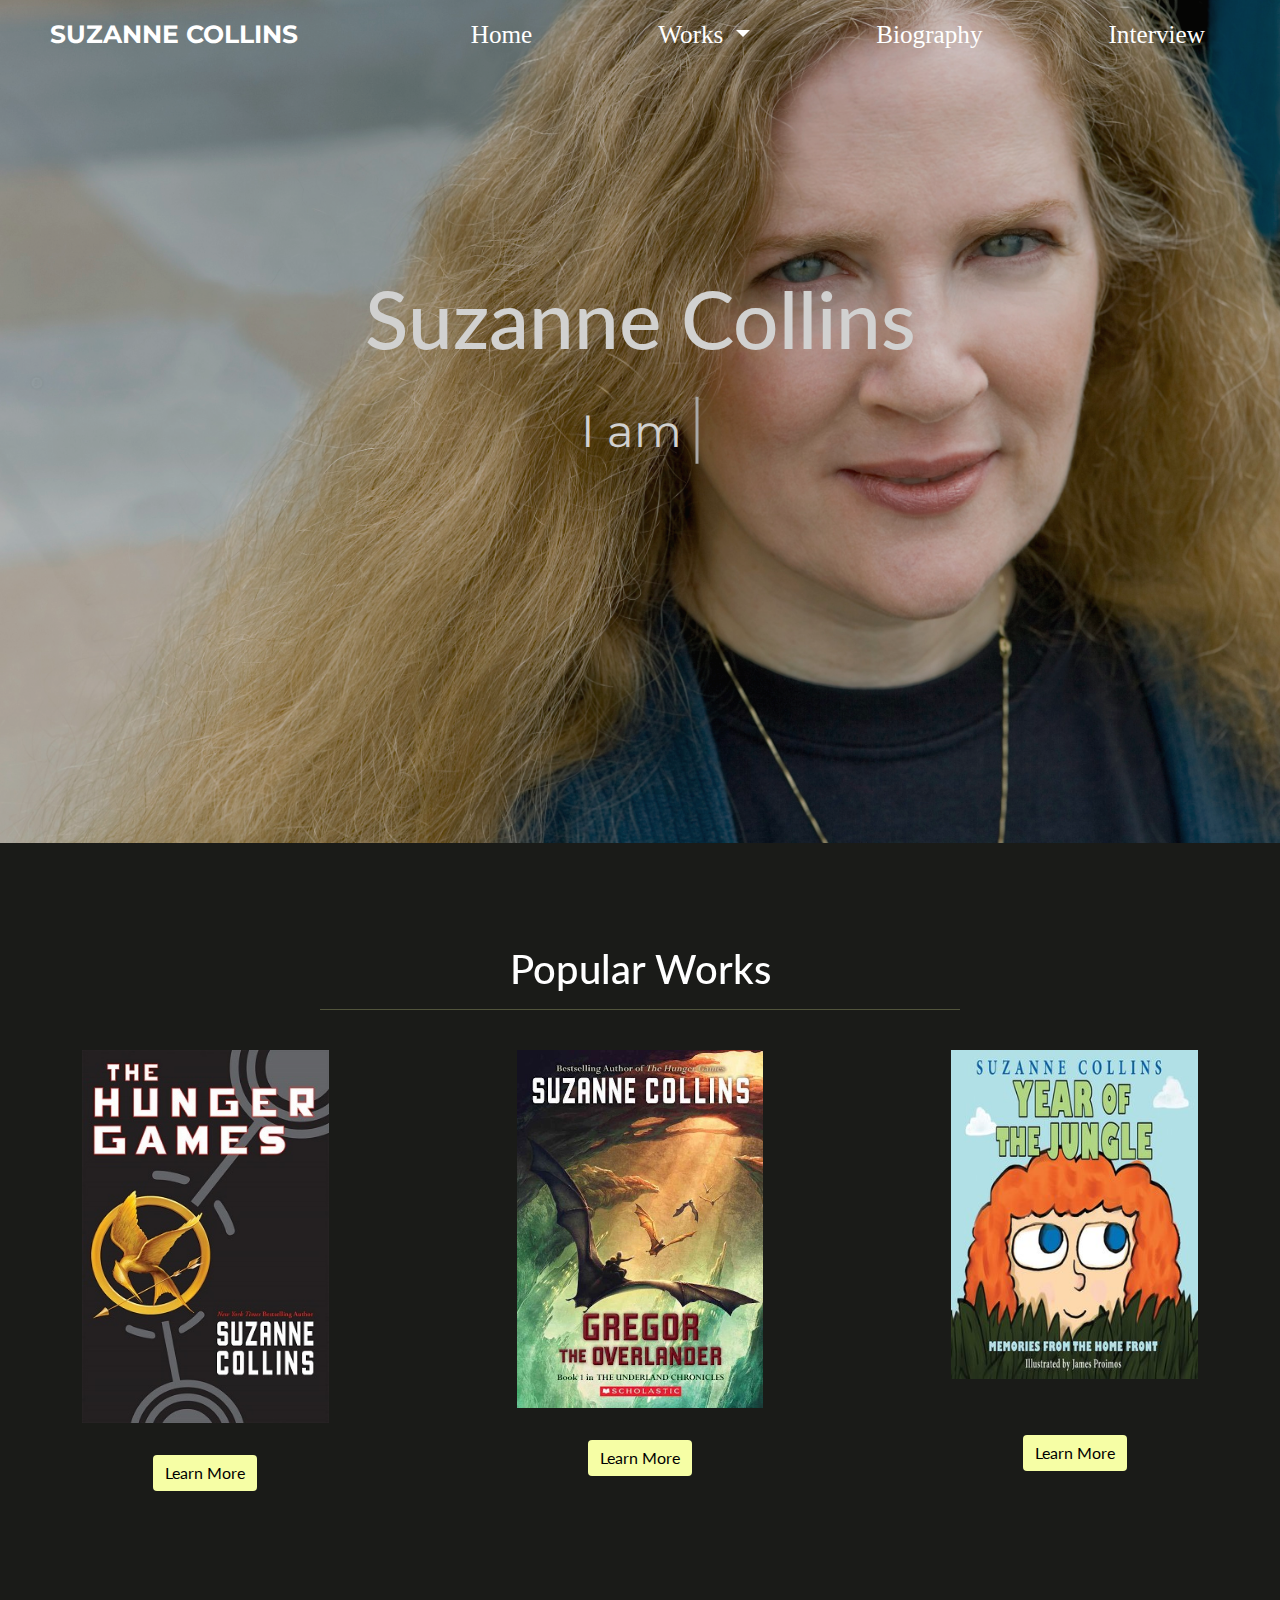
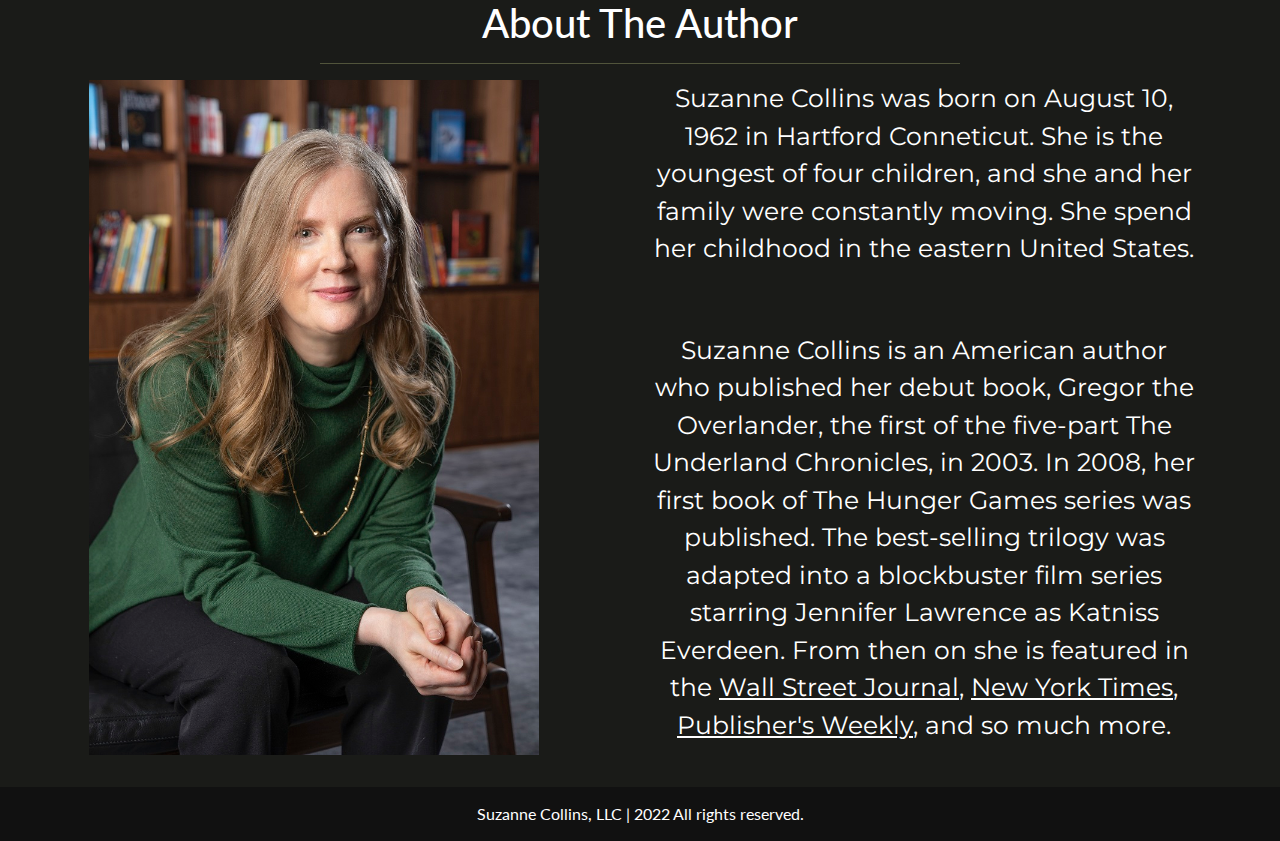
<file: index.html>
<!doctype html>
<html lang="en">
	<head>
	    <meta charset="UTF-8">
		<meta name="description" content="Suzanne Collins Re-design">
	    <meta name="author" content="Daniel Doh">
		<meta name="viewport" content="width=device-width, initial-scale=1.0">
        <title>Suzanne Collins</title>
        <!--Bootstrap CSS-->
        <link href="https://cdn.jsdelivr.net/npm/bootstrap@5.1.3/dist/css/bootstrap.min.css" rel="stylesheet" integrity="sha384-1BmE4kWBq78iYhFldvKuhfTAU6auU8tT94WrHftjDbrCEXSU1oBoqyl2QvZ6jIW3" crossorigin="anonymous">
        <!--Boostrap-->
        <link href="bootstrap.min.css" rel="stylesheet" type="text/css" media="screen">
        <script src="https://cdn.jsdelivr.net/npm/bootstrap@5.1.3/dist/js/bootstrap.bundle.min.js" integrity="sha384-ka7Sk0Gln4gmtz2MlQnikT1wXgYsOg+OMhuP+IlRH9sENBO0LRn5q+8nbTov4+1p" crossorigin="anonymous"></script> 
        <!--aos css-->
        <link href="https://unpkg.com/aos@2.3.1/dist/aos.css" rel="stylesheet">
        <!--aos js-->
        <script src="https://unpkg.com/aos@2.3.1/dist/aos.js"></script>
        <!--Custom CSS-->
        <link rel="stylesheet" href="css/custom.css" type="text/css" media="screen">
        <!--Google Fonts-->
        <link rel="preconnect" href="https://fonts.googleapis.com">
        <link rel="preconnect" href="https://fonts.gstatic.com" crossorigin>
        <link href="https://fonts.googleapis.com/css2?family=Lato:wght@400;700&family=Montserrat&family=Poppins&display=swap" rel="stylesheet">
    </head>
    <body data-aos-easing="ease" data-aos-duration="400" data-aos-delay="0">
        <!--HTML PAGE CONTENT-->
        <div class="container-fluid pading-0">
        
            <!--Navigation starts-->
            
            <nav class="navbar sticky-top navbar-expand-lg navbar-dark bg-dark fixed-top" id="mainNav">
                <div class="container-fluid">
                  <a class="navbar-brand" href="index.html"><b>Suzanne Collins</b></a>
                  <button class="navbar-toggler" type="button" data-bs-toggle="collapse" data-bs-target="#navbarNavDarkDropdown" aria-controls="navbarNavDarkDropdown" aria-expanded="false" aria-label="Toggle navigation">
                    <span class="navbar-toggler-icon"></span>
                  </button>
                  <div class="collapse navbar-collapse justify-content-end" id="navbarNavDarkDropdown">
                    <ul class="navbar-nav">
                      <li class="nav-item">
                        <a class="nav-link active" aria-current="page" href="index.html">Home</a>
                      </li>
                      <li class="nav-item dropdown">
                        <a class="nav-link dropdown-toggle" href="#" id="navbarDarkDropdownMenuLink" role="button" data-bs-toggle="dropdown"> Works </a>
                        <ul class="dropdown-menu dropdown-menu-dark" aria-labelledby="navbarDarkDropdownMenuLink">
                        <li>
                        <a class="dropdown-item" href="all-works.html">All Works</a>
                      </li>
                      <li>
                    <a class="dropdown-item" href="works.html">Hunger Games</a>
                </li>
                <li>
                    <a class="dropdown-item" href="#">Gregor Series</a>
                </li>
                <li>
                    <a class="dropdown-item" href="#">Children Books</a>
                </li>
                </ul>
                </li>
                
                      <li class="nav-item">
                        <a class="nav-link" href="#">Biography</a>
                      </li>
                      <li class="nav-item">
                        <a class="nav-link" href="#">Interview</a>
                      </li>
                    </ul>
                  </div>
                </div>
        </div>
    </nav>
        <!--Navigation Ends-->
        <!--Heading Hero Image/text Starts-->
        <div class="background-image">
            <img src="images/Suzzane-1-test.jpg" style="width:100%; height:100%" class="img-fluid" alt="Suzanne-photo">
           <div class="col-lg-12">
           <div class="centered-text"><h1 style="text-align: center;">Suzanne Collins</h1>
            <p>I am <span class="typed-text"></span><span class="cursor">&nbsp;</span></p>
        </div>
            </div>
            </div>
            
        
        <!--Heading Hero Image/text Ends-->
        <!--Popular Works Start-->
      <div class="row">
          <div class="col-lg-12 aos-init aos-animate" data-aos="fade-up" data-aos-duration="2000" data-aos-delay="200">
            <div class="post-heading text-center">
              <h1>Popular Works</h1>
              <hr class="w-50 mx-auto pd-5">
          </div>
      </div>
      </div>
           
            <br>
<!--Popular Works Books-->
<div class="row">
    <div class="col-lg-4">
        <div class="card-image-index">
        <img class="img-fluid" id="Hunger-games" src="images/the-hunger-1.jpg" alt="hunger-games-index" style="width:60%">
        <br>
        <a href="works.html" class="btn btn-primary">Learn More</a>
        <br>
        <br>
        <br>
    </div>
    </div>
  
        <div class="col-lg-4">
            <div class="card-image-index">
            <img class="img-fluid" id="gregor" src="images/gregor-1.jpg" alt="gregor-index" style="width:60%">
            
            <br>
            <a href="#" class="btn btn-primary">Learn More</a>
            <br>
            <br>
            <br>
        </div>
        </div>
       
            <div class="col-lg-4">
                <div class="card-image-index">
                <img class="img-fluid" id="picture" src="images/picture-1.jpg" alt="picture-books" style="width:60%">
                <br>
                <br>
                <a href="#" class="btn btn-primary">Learn More</a>
                <br>
                <br>
            </div>
            </div>
        </div>
        
        <!--Popular Works End-->
        <!--About the Author start-->
        <div class="row">
            <div class="post-heading text-center">
                <h1>About The Author</h1>
                <hr class="w-50 mx-auto pd-5">
            </div>
        </div>
        <div class="row">
            <div class="col-lg-6">
            <div class="card-image-about">
                <img src="images/Suzanne-2.jpg" width="450" height="40" alt="Suzanne-Collins-Portrait" class="img-fluid">
            </div>
            </div>
        <div class="col-lg-6" style="padding-right: 6em;">
            <p style="color:white; text-align: center;">Suzanne Collins was born on August 10, 1962 in Hartford Conneticut.
                She is the youngest of four children, and she and her family were constantly moving. She spend her childhood in the eastern 
                United States.
            </p>
            <br>
            <br>
            <p style="color:white; text-align: center;">Suzanne Collins is an American author who published
                her debut book, Gregor the Overlander, the first 
                of the five-part The Underland Chronicles, in 2003. 
                In 2008, her first book of The Hunger Games series was 
                published. The best-selling trilogy was adapted into a 
                blockbuster film series starring Jennifer Lawrence 
                as Katniss Everdeen. From then on she is featured in the <u>Wall Street Journal</u>, <u>New York Times</u>,
                <u>Publisher's Weekly</u>, and so much more.
            </p>
            </div>
            </div>
        

        <!--About the Author end-->
        <footer>
            <span>Suzanne Collins, LLC | 2022 All rights reserved.</span>
        </footer>
        <!--text slider js script-->
        <!--DO NOT DELETE-->
        <script src=main.js></script>
</body>
</html>
</file>
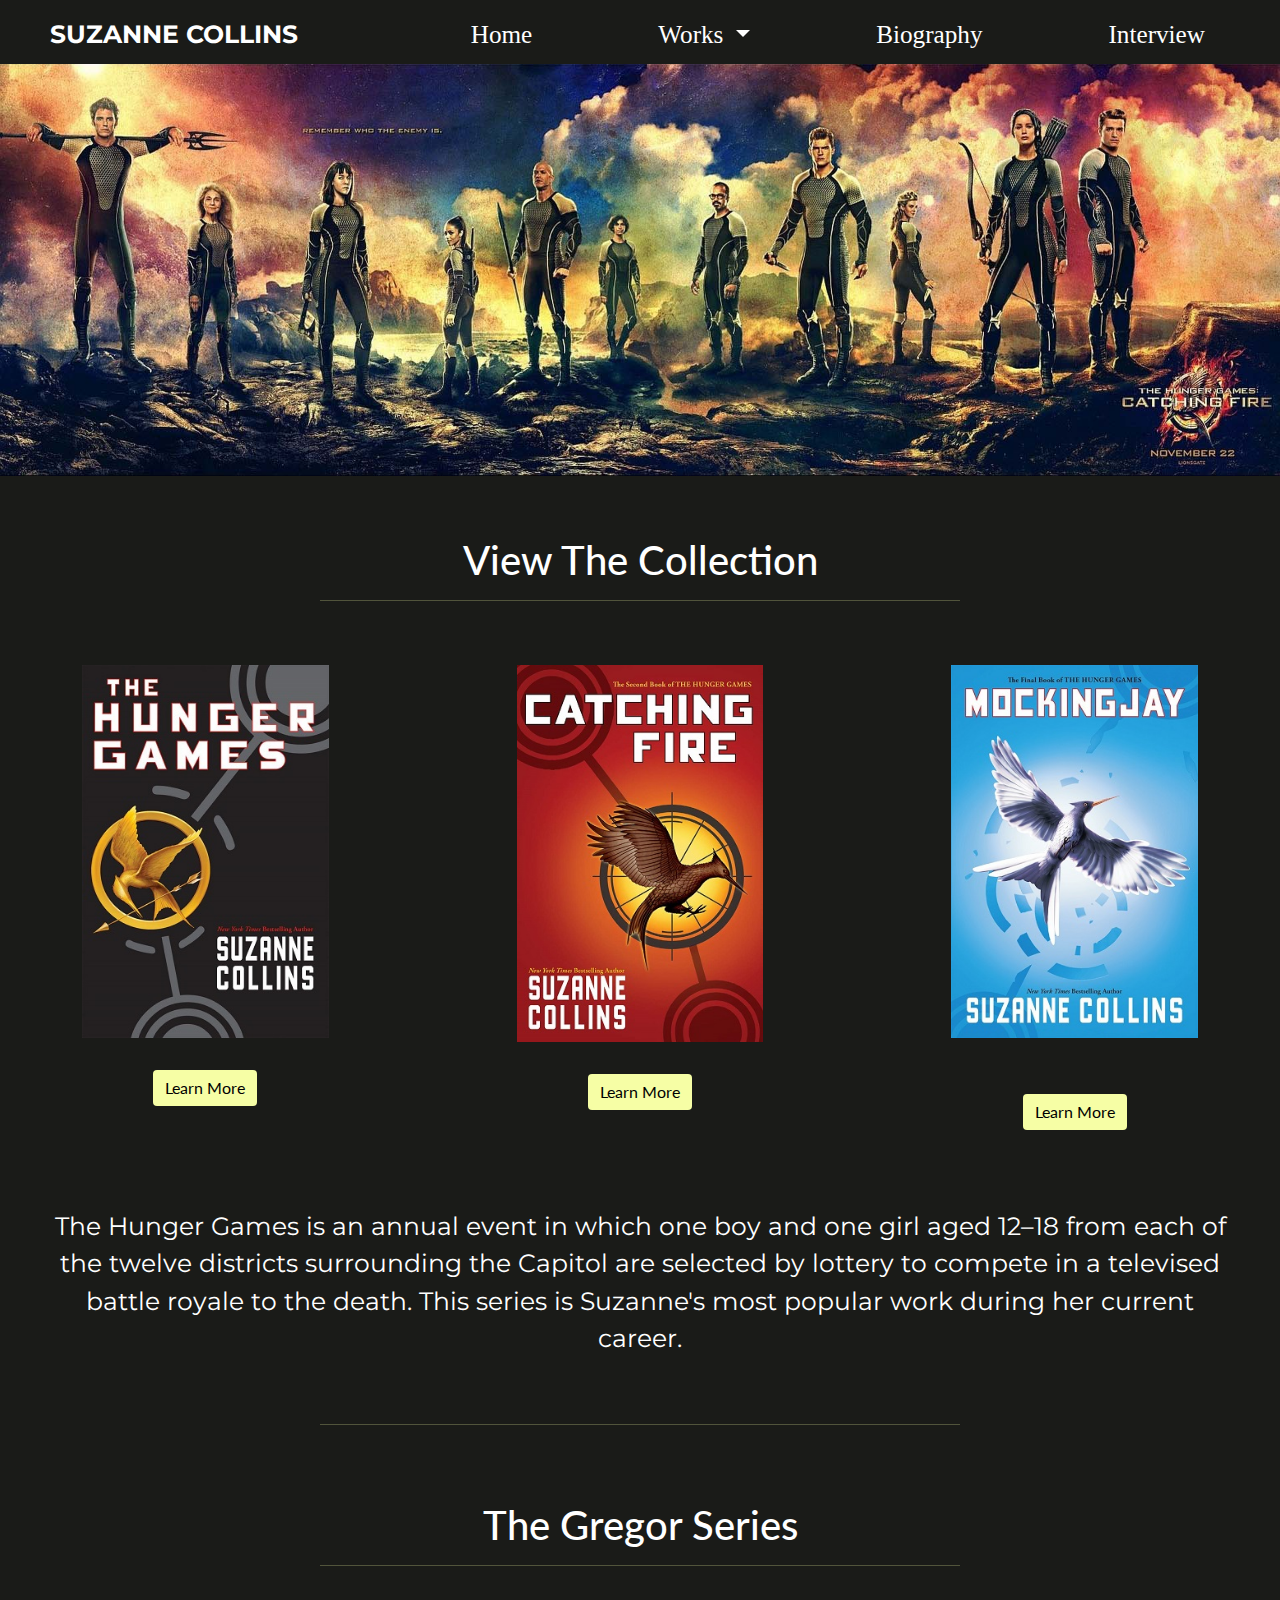
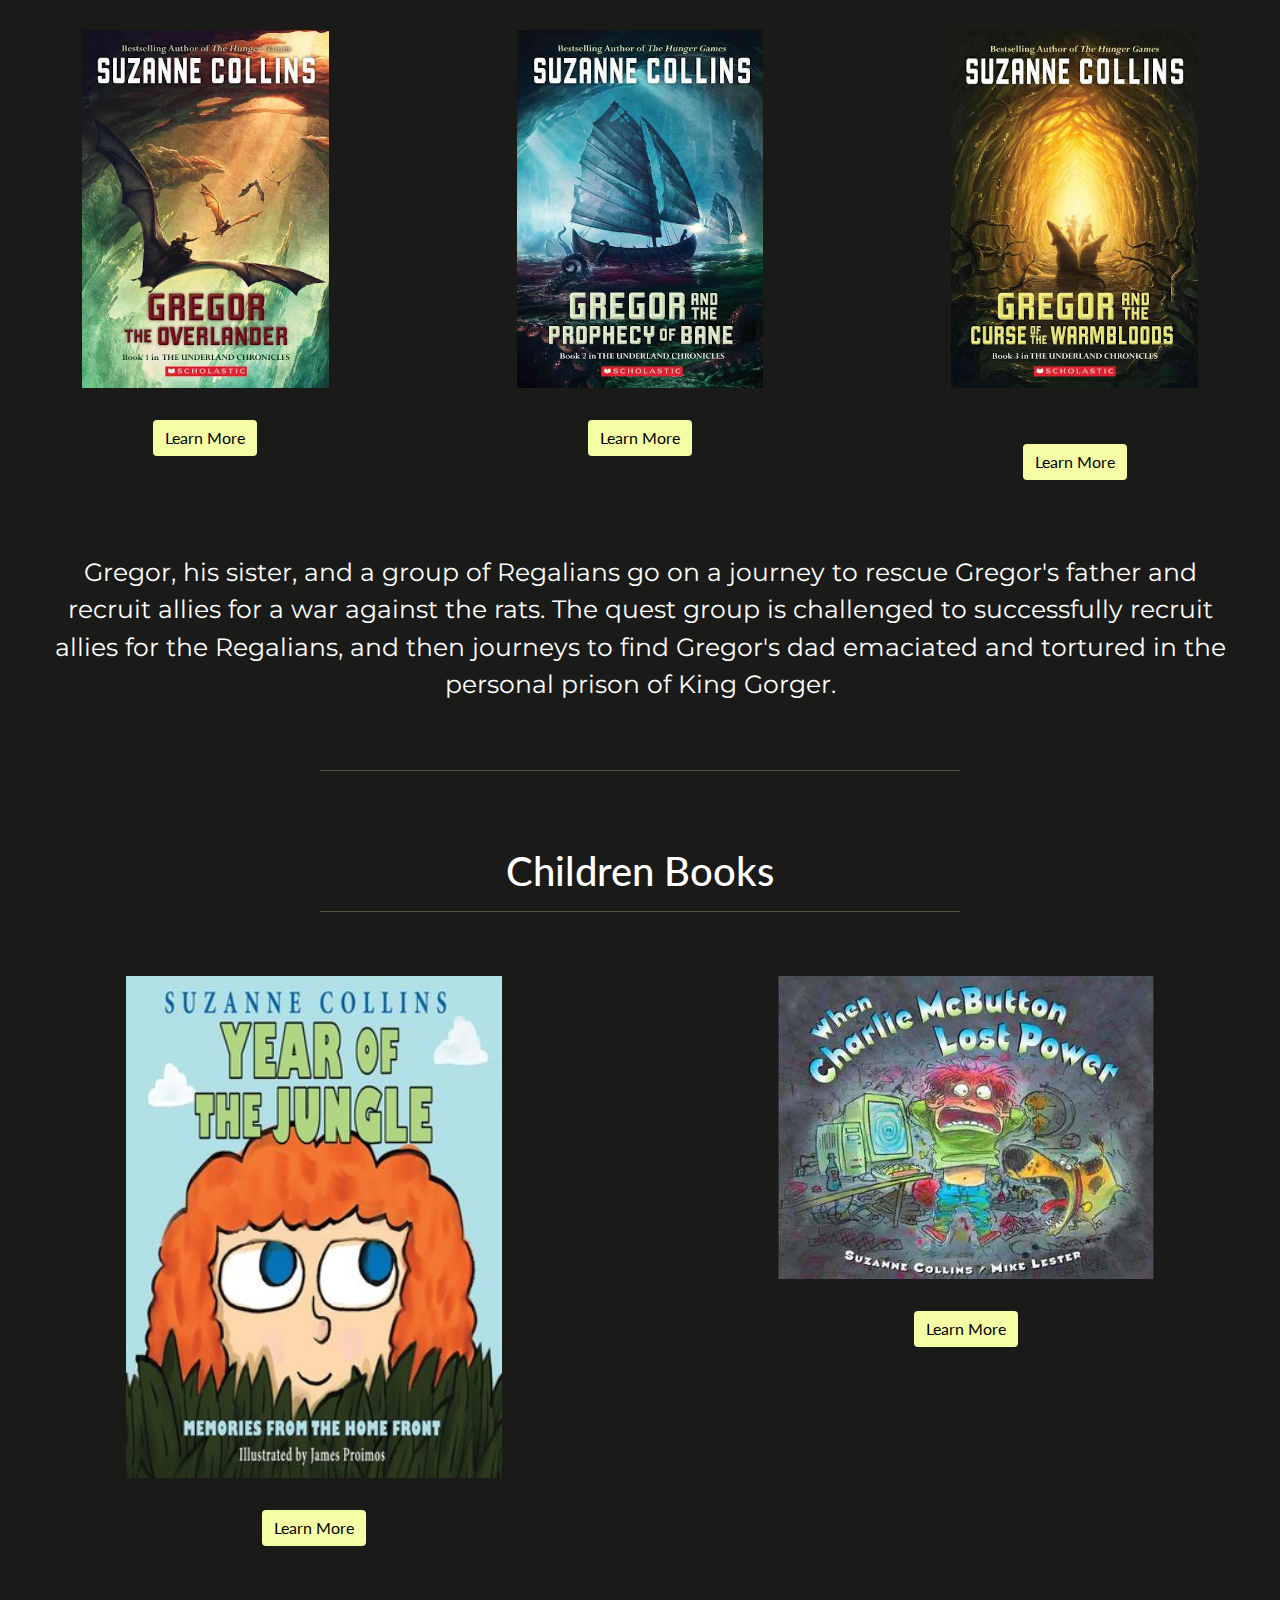
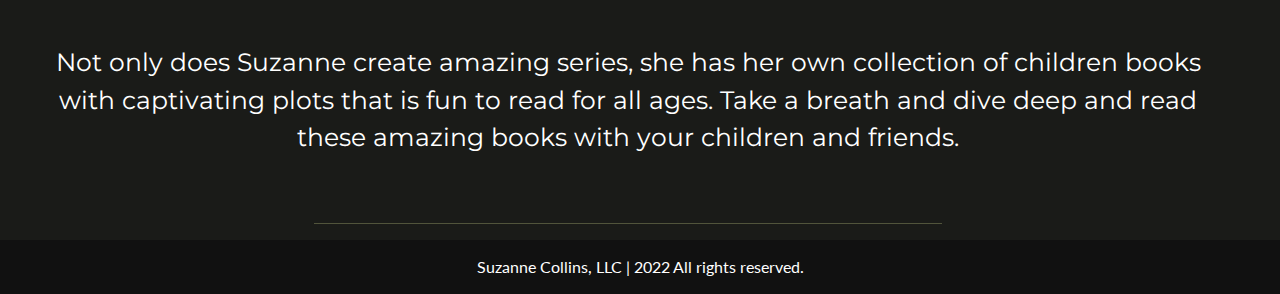
<file: all-works.html>
<!doctype html>
<html lang="en">
	<head>
	    <meta charset="UTF-8">
		<meta name="description" content="Suzanne Collins Re-design">
	    <meta name="author" content="Daniel Doh">
		<meta name="viewport" content="width=device-width, initial-scale=1.0">
        <title>All Works</title>
        <!--Bootstrap CSS-->
        <link href="https://cdn.jsdelivr.net/npm/bootstrap@5.1.3/dist/css/bootstrap.min.css" rel="stylesheet" integrity="sha384-1BmE4kWBq78iYhFldvKuhfTAU6auU8tT94WrHftjDbrCEXSU1oBoqyl2QvZ6jIW3" crossorigin="anonymous">
        <!--Boostrap-->
        <link href="bootstrap.min.css" rel="stylesheet" type="text/css" media="screen">
        <script src="https://cdn.jsdelivr.net/npm/bootstrap@5.1.3/dist/js/bootstrap.bundle.min.js" integrity="sha384-ka7Sk0Gln4gmtz2MlQnikT1wXgYsOg+OMhuP+IlRH9sENBO0LRn5q+8nbTov4+1p" crossorigin="anonymous"></script> 
        <!--aos css-->
        <link href="https://unpkg.com/aos@2.3.1/dist/aos.css" rel="stylesheet">
        <!--aos js-->
        <script src="https://unpkg.com/aos@2.3.1/dist/aos.js"></script>
        <!--Custom CSS-->
        <link rel="stylesheet" href="css/custom.css" type="text/css" media="screen">
        <!--Google Fonts-->
        <link rel="preconnect" href="https://fonts.googleapis.com">
        <link rel="preconnect" href="https://fonts.gstatic.com" crossorigin>
        <link href="https://fonts.googleapis.com/css2?family=Lato:wght@400;700&family=Montserrat&family=Poppins&display=swap" rel="stylesheet">
    </head>
    <body data-aos-easing="ease" data-aos-duration="400" data-aos-delay="0">
        <!--HTML PAGE CONTENT-->
        <div class="container-fluid pading-0">
        
            <!--Navigation starts-->
            
            <nav class="navbar sticky-top navbar-expand-lg navbar-dark bg-dark fixed-top" id="mainNav">
                <div class="container-fluid">
                  <a class="navbar-brand" href="index.html"><b>Suzanne Collins</b></a>
                  <button class="navbar-toggler" type="button" data-bs-toggle="collapse" data-bs-target="#navbarNavDarkDropdown" aria-controls="navbarNavDarkDropdown" aria-expanded="false" aria-label="Toggle navigation">
                    <span class="navbar-toggler-icon"></span>
                  </button>
                  <div class="collapse navbar-collapse justify-content-end" id="navbarNavDarkDropdown">
                    <ul class="navbar-nav">
                      <li class="nav-item">
                        <a class="nav-link active" aria-current="page" href="index.html">Home</a>
                      </li>
                      <li class="nav-item dropdown">
                        <a class="nav-link dropdown-toggle" href="#" id="navbarDarkDropdownMenuLink" role="button" data-bs-toggle="dropdown"> Works </a>
                        <ul class="dropdown-menu dropdown-menu-dark" aria-labelledby="navbarDarkDropdownMenuLink">
                        <li>
                        <a class="dropdown-item" href="all-works.html">All Works</a>
                      </li>
                      <li>
                    <a class="dropdown-item" href="works.html">Hunger Games</a>
                </li>
                <li>
                    <a class="dropdown-item" href="#">Gregor Series</a>
                </li>
                <li>
                    <a class="dropdown-item" href="#">Children Books</a>
                </li>
                </ul>
                </li>
                
                      <li class="nav-item">
                        <a class="nav-link" href="#">Biography</a>
                      </li>
                      <li class="nav-item">
                        <a class="nav-link" href="#">Interview</a>
                      </li>
                    </ul>
                  </div>
                </div>
        </div>
    </nav>
        <!--Navigation Ends-->
        <!--Hero header image start-->
        <div class="col-12">
          <img src="images/header-hunger-1.jpg" class="image-fluid" alt="hunger-games-hero-image">
        </div>
        <!--Hero header image end-->
        <div class="row">
          <div class="post-heading text-center">
              <h1>View The Collection</h1>
              <hr class="w-50 mx-auto pd-5">
              <br>
              <br>
          </div>
      </div>
        <!--First row start-->
        <div class="row">
          <div class="col-lg-4">
              <div class="card-image-index">
              <img class="img-fluid" id="Hunger-games" src="images/the-hunger-1.jpg" alt="hunger-games-1" style="width:60%">
              <br>
              <a href="works.html" class="btn btn-primary">Learn More</a>
              <br>
              <br>
              <br>
          </div>
          </div>
        
              <div class="col-lg-4">
                  <div class="card-image-index">
                  <img class="img-fluid" id="catching-fire" src="images/the-hunger-2.jpg" alt="hunger-games-2" style="width:60%">
                  
                  <br>
                  <a href="works.html" class="btn btn-primary">Learn More</a>
                  <br>
                  <br>
                  <br>
              </div>
              </div>
             
                  <div class="col-lg-4">
                      <div class="card-image-index">
                      <img class="img-fluid" id="mockingjay" src="images/the-hunger-3.jpg" alt="hunger-games-3" style="width:60%">
                      <br>
                      <br>
                      <a href="works.html" class="btn btn-primary">Learn More</a>
                      <br>
                      <br>
                    
                  </div>
                  </div>
              </div>
            <div class="row">
              <div class="col-lg-12">
                <p style="text-align: center; padding:50px; color:white;"> The Hunger Games is an annual event
                   in which one boy and one girl aged 12–18 from each of the twelve districts surrounding
                    the Capitol are selected by lottery to compete in a televised battle royale to the death.
                  This series is Suzanne's most popular work during her current career.</p>
                  <hr class="w-50 mx-auto pd-5">
              </div>
            </div>
            
          <!--First row end-->
          <!--Second line start-->
          <div class="row">
            <div class="post-heading text-center">
                <h1>The Gregor Series</h1>
                <hr class="w-50 mx-auto pd-5">
                <br>
                <br>
            </div>
        </div>
          <div class="row">
            <div class="col-lg-4">
                <div class="card-image-index">
                <img class="img-fluid" id="gregor-book-1" src="images/gregor-1.jpg" alt="gregor-first" style="width:60%">
                <br>
                <a href="https://www.goodreads.com/book/show/262430.Gregor_the_Overlander?ref=nav_sb_ss_1_6" target="_blank" class="btn btn-primary">Learn More</a>
                <br>
                <br>
                <br>
            </div>
            </div>
          
                <div class="col-lg-4">
                    <div class="card-image-index">
                    <img class="img-fluid" id="gregor-book-2" src="images/gregor2.jpg" alt="gregor-second" style="width:60%">
                    
                    <br>
                    <a href="https://www.goodreads.com/book/show/385742.Gregor_and_the_Prophecy_of_Bane?ref=nav_sb_ss_2_10" target="_blank" class="btn btn-primary">Learn More</a>
                    <br>
                    <br>
                    <br>
                </div>
                </div>
               
                    <div class="col-lg-4">
                        <div class="card-image-index">
                        <img class="img-fluid" id="gregor-book-3" src="images/gregor3.jpg" alt="gregor-third" style="width:60%">
                        <br>
                        <br>
                        <a href="https://www.goodreads.com/book/show/385706.Gregor_and_the_Curse_of_the_Warmbloods?ref=nav_sb_ss_1_14" target="_blank" class="btn btn-primary">Learn More</a>
                        <br>
                        <br>
                      
                    </div>
                    </div>
                </div>
              <div class="row">
                <div class="col-lg-12">
                  <p style="text-align: center; padding:50px; color:white;"> Gregor, his sister, 
                    and a group of Regalians go on a journey to rescue Gregor's father
                     and recruit allies for a war against the rats. The quest group is challenged
                      to successfully recruit allies for the Regalians, and then journeys to find
                       Gregor's dad emaciated and tortured in the personal prison of King Gorger.</p>
                    <hr class="w-50 mx-auto pd-5">
                </div>
              </div>
          <!--Second line end-->
          <!--Third line start-->
          <div class="row">
            <div class="post-heading text-center">
                <h1>Children Books</h1>
                <hr class="w-50 mx-auto pd-5">
                <br>
                <br>
            </div>
        </div>
          <div class="row">
            <div class="col-lg-6">
                <div class="card-image-index">
                <img class="img-fluid" id="children-1" src="images/picture-1.jpg" alt="picture-book-1" style="width:60%">
                <br>
                <a href="https://www.goodreads.com/book/show/15929160-year-of-the-jungle?ref=nav_sb_ss_3_15" target="_blank" class="btn btn-primary">Learn More</a>
                <br>
                <br>
                <br>
            </div>
            </div>
          
                <div class="col-lg-6">
                    <div class="card-image-index">
                    <img class="img-fluid" id="children-2" src="images/picturebook2.jpg" alt="picture-book-2" style="width:60%">
                    
                    <br>
                    <a href="https://www.goodreads.com/book/show/782593.When_Charlie_McButton_Lost_Power?ref=nav_sb_ss_1_15" target="_blank" class="btn btn-primary">Learn More</a>
                    <br>
                    <br>
                    <br>
                </div>
                </div>
                <div class="row">
                  <div class="col-lg-12">
                    <p style="text-align: center; padding:50px; color:white;">Not only does Suzanne
                    create amazing series, she has her own collection of children books with captivating plots
                  that is fun to read for all ages. Take a breath and dive deep and read these amazing books
                  with your children and friends.
                 </p>
                      <hr class="w-50 mx-auto pd-5">
                  </div>
                </div>
          <!--Third line end-->
          <!--footer start-->
          <footer>
            <span>Suzanne Collins, LLC | 2022 All rights reserved.</span>
        </footer>
          <!--footer end-->
        </body>
        </html>
</file>
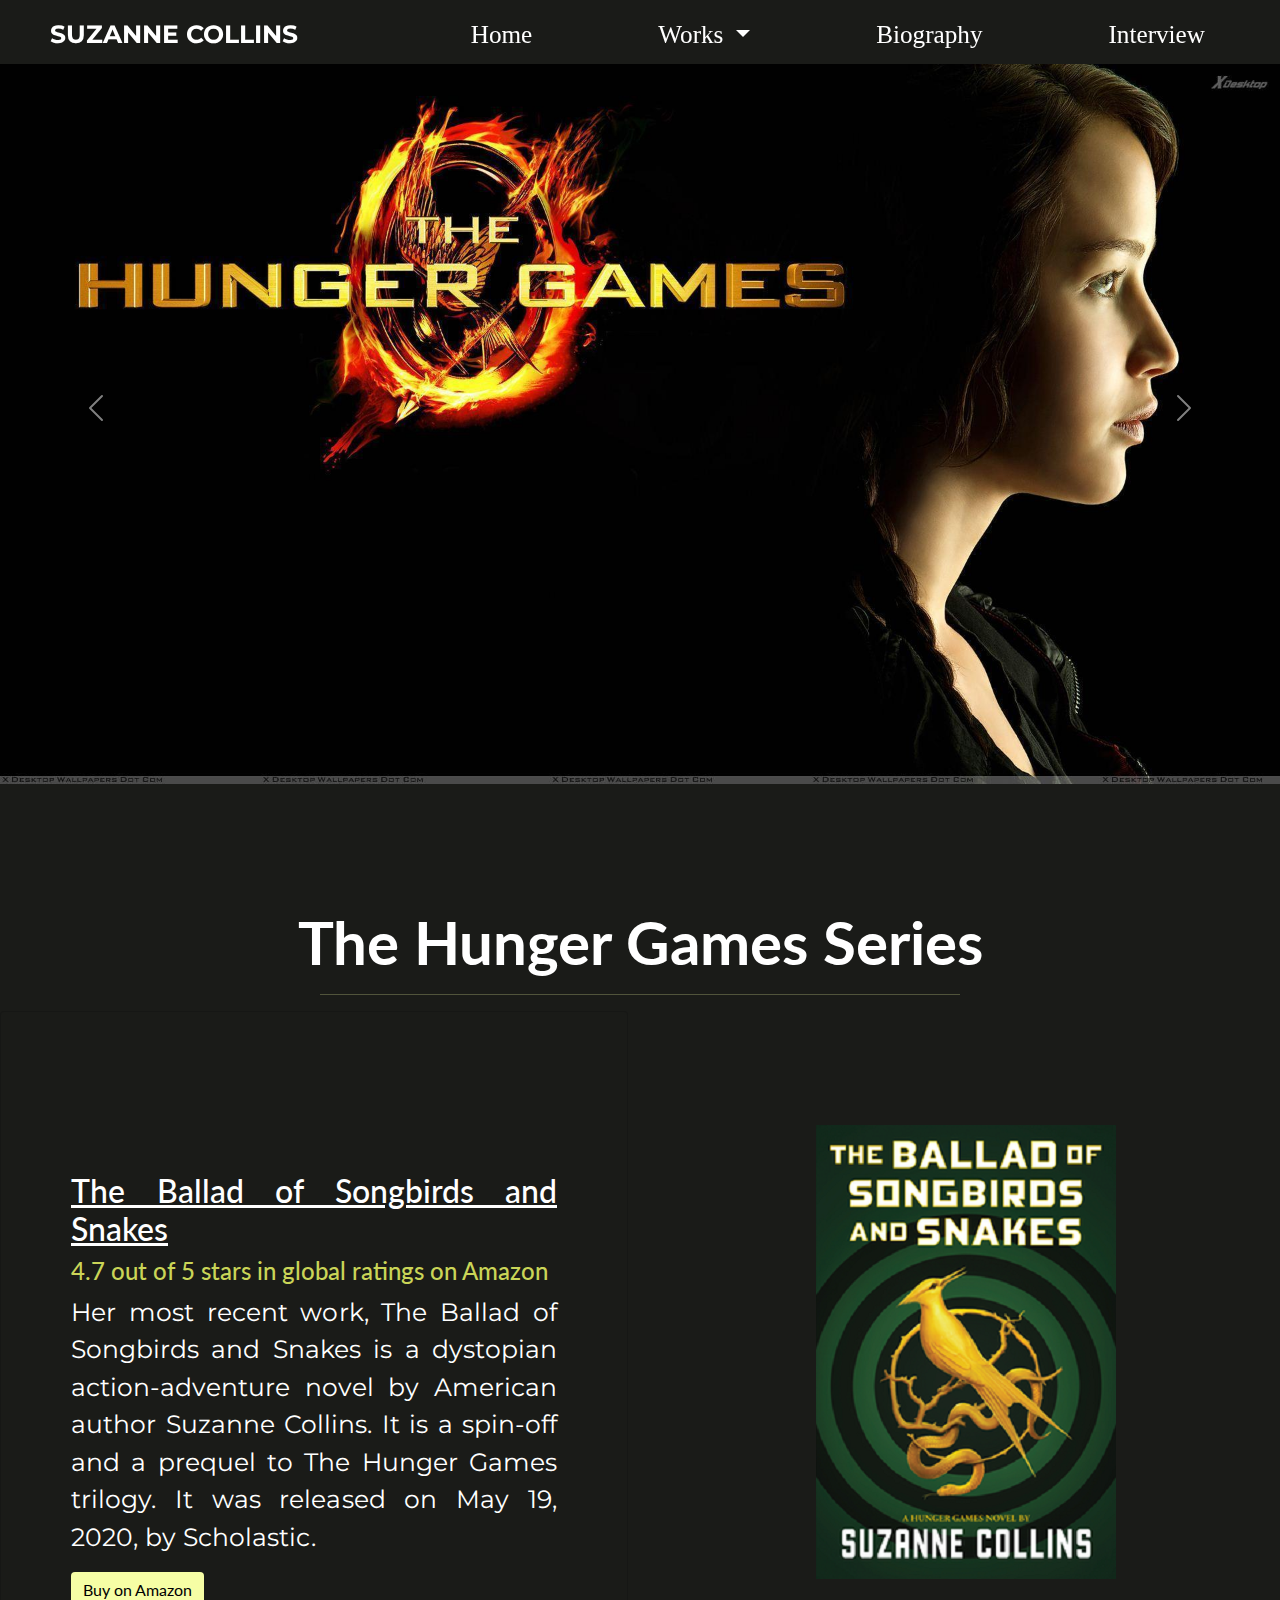
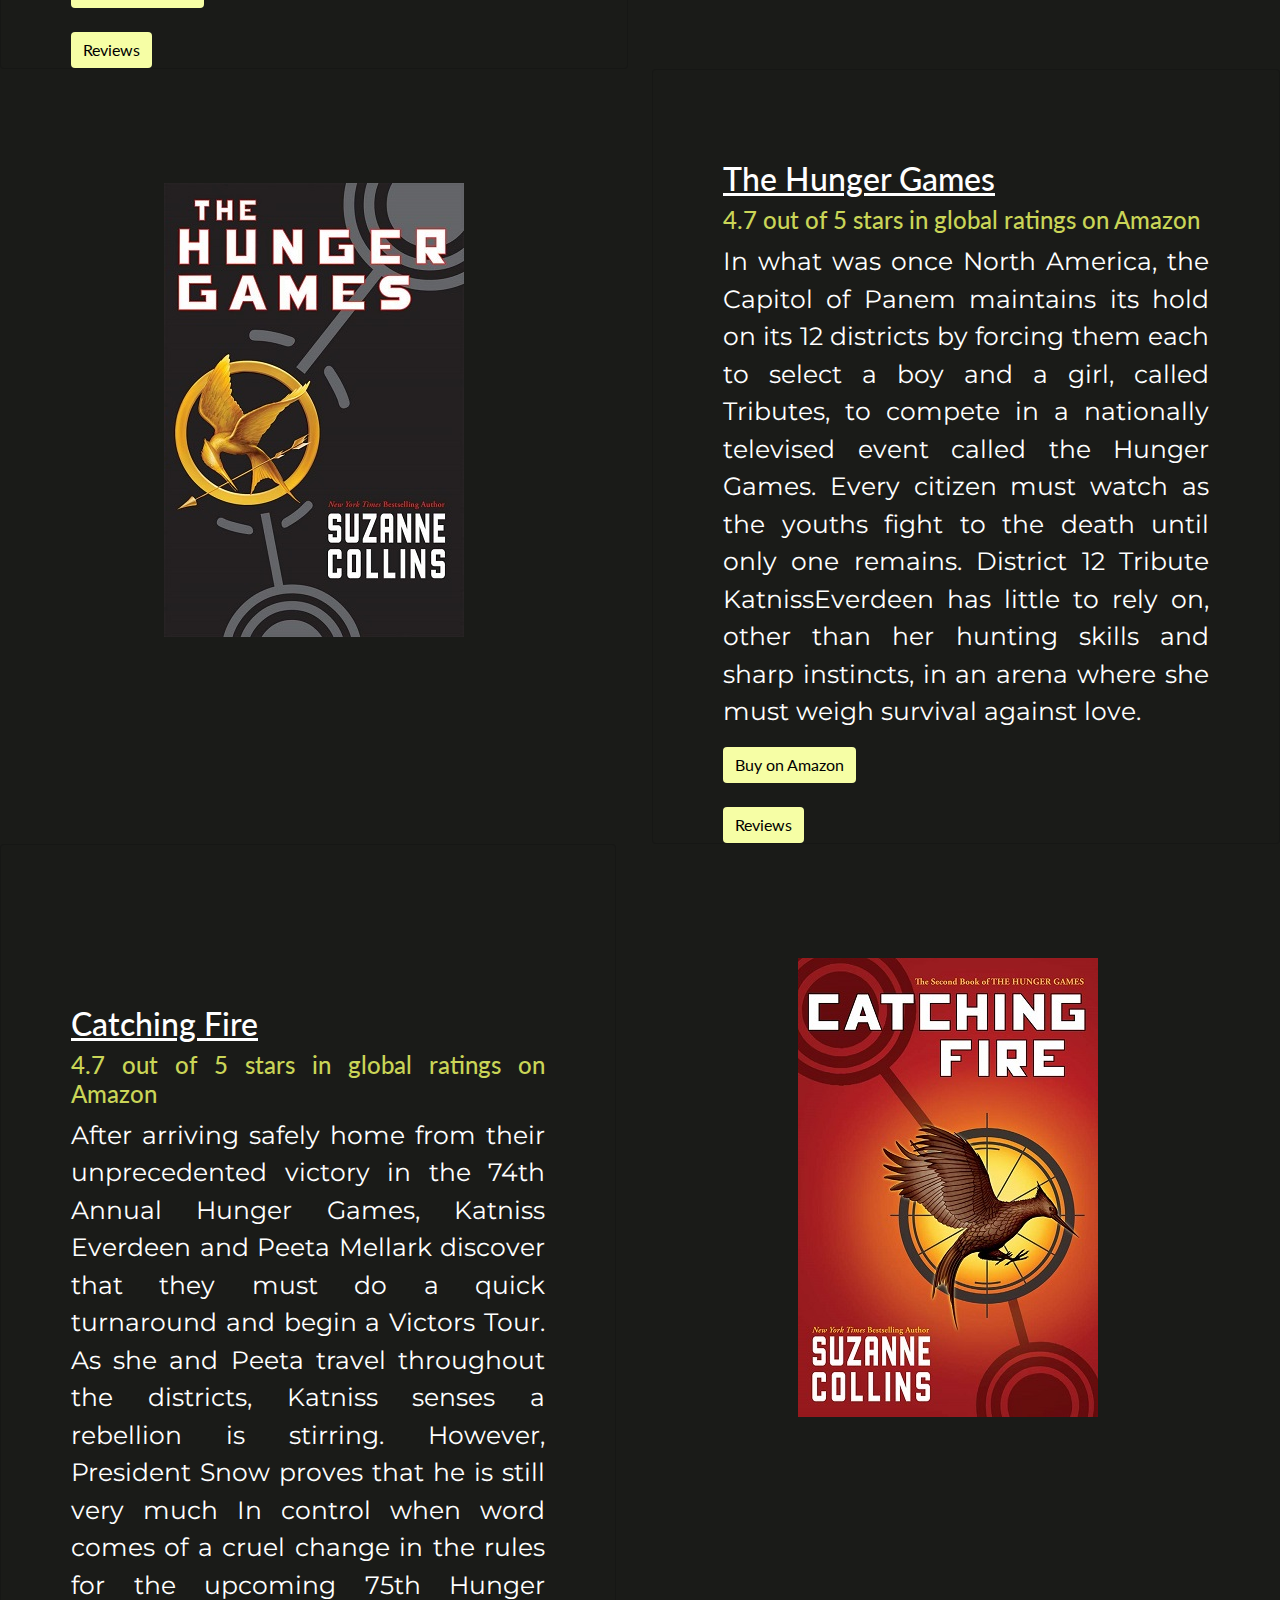
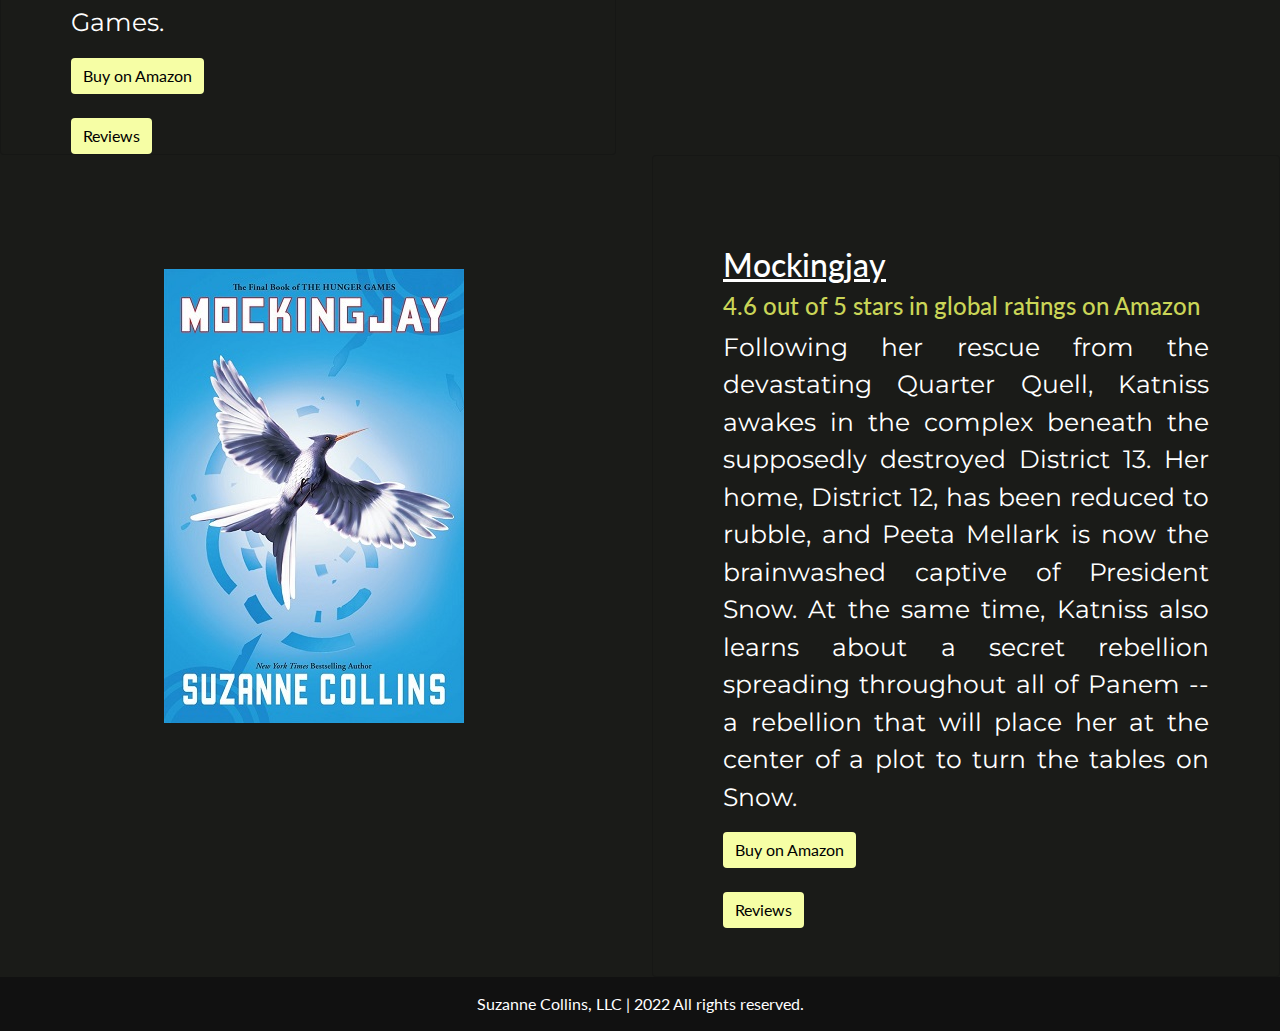
<file: works.html>
<!doctype html>
<html lang="en">
	<head>
	    <meta charset="UTF-8">
		<meta name="description" content="Suzanne Collins Re-design">
	    <meta name="author" content="Daniel Doh">
		<meta name="viewport" content="width=device-width, initial-scale=1.0">
        <title>Suzanne Collins</title>
        <!--Bootstrap CSS-->
        <link href="https://cdn.jsdelivr.net/npm/bootstrap@5.1.3/dist/css/bootstrap.min.css" rel="stylesheet" integrity="sha384-1BmE4kWBq78iYhFldvKuhfTAU6auU8tT94WrHftjDbrCEXSU1oBoqyl2QvZ6jIW3" crossorigin="anonymous">
        <!--Boostrap-->
        <link href="bootstrap.min.css" rel="stylesheet" type="text/css" media="screen">
        <script src="https://cdn.jsdelivr.net/npm/bootstrap@5.1.3/dist/js/bootstrap.bundle.min.js" integrity="sha384-ka7Sk0Gln4gmtz2MlQnikT1wXgYsOg+OMhuP+IlRH9sENBO0LRn5q+8nbTov4+1p" crossorigin="anonymous"></script> 
        <!--aos css-->
        <link href="https://unpkg.com/aos@2.3.1/dist/aos.css" rel="stylesheet">
        <!--aos js-->
        <script src="https://unpkg.com/aos@2.3.1/dist/aos.js"></script>
        <!--Custom CSS-->
        <link rel="stylesheet" href="css/custom.css" type="text/css" media="screen">
        <!--Google Fonts-->
        <link rel="preconnect" href="https://fonts.googleapis.com">
        <link rel="preconnect" href="https://fonts.gstatic.com" crossorigin>
        <link href="https://fonts.googleapis.com/css2?family=Lato:wght@400;700&family=Montserrat&family=Poppins&display=swap" rel="stylesheet">
    </head>
    <body data-aos-easing="ease" data-aos-duration="400" data-aos-delay="0">
        <!--HTML PAGE CONTENT-->
        <div class="container-fluid pading-0">
        
            <!--Navigation starts-->
            
            <nav class="navbar sticky-top navbar-expand-lg navbar-dark bg-dark fixed-top" id="mainNav">
                <div class="container-fluid">
                  <a class="navbar-brand" href="index.html"><b>Suzanne Collins</b></a>
                  <button class="navbar-toggler" type="button" data-bs-toggle="collapse" data-bs-target="#navbarNavDarkDropdown" aria-controls="navbarNavDarkDropdown" aria-expanded="false" aria-label="Toggle navigation">
                    <span class="navbar-toggler-icon"></span>
                  </button>
                  <div class="collapse navbar-collapse justify-content-end" id="navbarNavDarkDropdown">
                    <ul class="navbar-nav">
                      <li class="nav-item">
                        <a class="nav-link active" aria-current="page" href="index.html">Home</a>
                      </li>
                      <li class="nav-item dropdown">
                        <a class="nav-link dropdown-toggle" href="#" id="navbarDarkDropdownMenuLink" role="button" data-bs-toggle="dropdown"> Works </a>
                        <ul class="dropdown-menu dropdown-menu-dark" aria-labelledby="navbarDarkDropdownMenuLink">
                        <li>
                        <a class="dropdown-item" href="all-works.html">All Works</a>
                      </li>
                      <li>
                    <a class="dropdown-item" href="works.html">Hunger Games</a>
                </li>
                <li>
                    <a class="dropdown-item" href="#">Gregor Series</a>
                </li>
                <li>
                    <a class="dropdown-item" href="#">Children Books</a>
                </li>
                </ul>
                </li>
                
                      <li class="nav-item">
                        <a class="nav-link" href="#">Biography</a>
                      </li>
                      <li class="nav-item">
                        <a class="nav-link" href="#">Interview</a>
                      </li>
                    </ul>
                  </div>
                </div>
        </div>
    
    </nav>
        <!--Navigation Ends-->
        <!--Carousel Start-->
        <div id="carouselExampleFade" class="carousel slide carousel-fade" data-bs-ride="carousel">
          <div class="carousel-inner">
            <div class="carousel-item active">
              <img src="images/carousel-1.jpg" class="img-fluid d-block w-100" alt="first-carousel">
            </div>
            <div class="carousel-item">
              <img src="images/carousel-2.jpg" class="img-fluid d-block w-100" alt="second-carousel">
            </div>
            <div class="carousel-item">
              <img src="images/carousel-3.jpg" class="img-fluid d-block w-100" alt="third-carousel">
            </div>
          </div>
          <button class="carousel-control-prev" type="button" data-bs-target="#carouselExampleFade" data-bs-slide="prev">
            <span class="carousel-control-prev-icon" aria-hidden="true"></span>
            <span class="visually-hidden">Previous</span>
          </button>
          <button class="carousel-control-next" type="button" data-bs-target="#carouselExampleFade" data-bs-slide="next">
            <span class="carousel-control-next-icon" aria-hidden="true"></span>
            <span class="visually-hidden">Next</span>
          </button>
        </div>
      <!--Carousel End-->
      <div class="row">
        <div class="col lg-12 aos-init aos-animate" data-aos="fade-up" data-aos-duration="2000" data-aos-delay="200">
          <div class="post-heading text-center">
            <h1 style="font-size: 60px;"> <b>The Hunger Games Series</b></h1>
            <hr class="w-50 mx-auto pd-5">
        </div>
    </div>
    </div>
        <!--First row start-->
        <div class="row">
            <div class="col-lg-6">
                <div class="card">
                    <div class="text-body" style="text-align: justify; padding: 70px; padding-top: 10em; padding-bottom:0px;">
                        <h2 class="text-title" style="color:white;"><u> The Ballad of Songbirds and Snakes</u></h2>
                        <h4 class="text-title" style="color:#CAD557;">4.7 out of 5 stars in global ratings on Amazon</h4>
                        <p class="description" style="color:white;"> Her most recent work, The Ballad of Songbirds and Snakes is a dystopian 
                          action-adventure novel by American author Suzanne Collins. It is a spin-off and a prequel to 
                            The Hunger Games trilogy. It was released on 
                            May 19, 2020, by Scholastic.
                        </p>
                        <a href="https://www.amazon.com/Ballad-Songbirds-Snakes-Hunger-Games/dp/B07V5QYVHG/ref=sr_1_1?crid=F8Q7ZJP0PZ7K&keywords=the+ballad+of+songbirds+and+snakes&qid=1644924697&s=audible&sprefix=the+ball%2Caudible%2C63&sr=1-1"
                         target="_blank" class="btn btn-primary">Buy on Amazon</a>
                        <br>
                        <br>
                        <a href="https://www.goodreads.com/book/show/51901147-the-ballad-of-songbirds-and-snakes?ref=nav_sb_ss_1_10" target="_blank" class="btn btn-primary">Reviews</a>
                    </div>
                </div>
                </div>
            <div class="col-lg-6">
                <div class="card-image">
                <div class="book-image" style="padding:50px; padding-bottom:0px;">
                    <img src="images/songbirds-1.png" style=width:5; class="image-fluid" alt="ballad-songbirds">
                </div>
                </div>
            </div>
            </div>
        
        <div class="row">
          <div class="col-lg-6">
            <div class="card-image">
            <div class="book-image" style="padding:50px; padding-bottom:0px;">
                <img src="images/the-hunger-1.jpg" style=width:5; class="image-fluid" alt="works-hunger">
            </div>
            </div>
        </div>
        <div class="col-lg-6">
          <div class="card">
              <div class="text-body" style="text-align: justify; padding: 70px; padding-top: 90px; padding-bottom:0px;">
                  <h2 class="text-title" style="color:white;"><u>The Hunger Games</u></h2>
                  <h4 class="text-title" style="color:#CAD557;">4.7 out of 5 stars in global ratings on Amazon</h4>
                  <p class="description" style="color:white;">In what was once North America, 
                    the Capitol of Panem maintains its hold on its 
                    12 districts by forcing them each to select
                    a boy and a girl, called Tributes, to compete in a nationally
                     televised event called the Hunger Games. Every citizen must
                    watch as the youths fight to the death until only one remains.
                    District 12 Tribute KatnissEverdeen has little to rely on, other 
                    than her hunting skills and sharp instincts,
                     in an arena where she must weigh survival against love.
                  </p>
                  <a href="https://www.amazon.com/Hunger-Games-Special-Edition-audiobook/dp/B07HHJ7669/ref=sr_1_1?crid=ZWVECNQ8ZMHR&keywords=the+hunger+games&qid=1644924781&s=audible&sprefix=the+hunger+games%2Caudible%2C56&sr=1-1"
                   target="_blank" class="btn btn-primary">Buy on Amazon</a>
                  <br>
                  <br>
                  <a href="https://www.goodreads.com/book/show/2767052-the-hunger-games?ref=nav_sb_ss_1_10" target="_blank" class="btn btn-primary">Reviews</a>
              </div>
          </div>
          </div>
          <!--First row end-->
          <!--Seond row start-->
          <div class="row">
            <div class="col-lg-6">
                <div class="card">
                    <div class="text-body" style="text-align: justify; padding: 70px; padding-top: 10em; padding-bottom:0px;">
                        <h2 class="text-title" style="color:white;"><u>Catching Fire</u></h2>
                        <h4 class="text-title" style="color:#CAD557;">4.7 out of 5 stars in global ratings on Amazon</h4>
                        <p class="description" style="color:white;"> After arriving safely home from their unprecedented 
                          victory in the 74th Annual Hunger Games, Katniss 
                          Everdeen and Peeta Mellark discover that they must 
                          do a quick turnaround and begin a Victors Tour. 
                          As she and Peeta travel throughout the districts, 
                          Katniss senses a rebellion is stirring. However, President
                          Snow proves that he is still very much In control when
                          word comes of a cruel change in the rules for the
                          upcoming 75th Hunger Games.
                          
                        </p>
                        <a href="https://www.amazon.com/Catching-Fire-Suzanne-Collins-audiobook/dp/B07T6BQV2L/ref=sr_1_1?crid=3N7Z5HMFGP5ET&keywords=catching+fire&qid=1644924873&s=audible&sprefix=cat%2Caudible%2C62&sr=1-1"
                         target="_blank" class="btn btn-primary">Buy on Amazon</a>
                        <br>
                        <br>
                        <a href="https://www.goodreads.com/book/show/6148028-catching-fire?ref=nav_sb_ss_1_13" target="_blank" class="btn btn-primary">Reviews</a>
                    </div>
                </div>
                </div>
            <div class="col-lg-6">
                <div class="card-image">
                <div class="book-image" style="padding:50px; padding-bottom:0px;">
                    <img src="images/the-hunger-2.jpg" style=width:5; class="image-fluid" alt="works-catching">
                </div>
                </div>
            </div>
            </div>
        </div>

        <div class="row">
          <div class="col-lg-6">
            <div class="card-image">
            <div class="book-image" style="padding:50px; padding-bottom:2em;">
                <img src="images/the-hunger-3.jpg" style=width:5; class="image-fluid" alt="works-mockingjay">
            </div>
            </div>
        </div>
        <div class="col-lg-6">
          <div class="card">
              <div class="text-body" style="text-align: justify; padding: 70px; padding-top: 90px; padding-bottom:0px;">
                  <h2 class="text-title" style="color:white;"><u>Mockingjay </u></h2>
                  <h4 class="text-title" style="color:#CAD557;">4.6 out of 5 stars in global ratings on Amazon</h4>
                  <p class="description" style="color:white;">Following her rescue from the devastating Quarter 
                    Quell, Katniss awakes in the complex beneath the 
                    supposedly destroyed District 13. Her home, District 12, 
                    has been reduced to rubble, and Peeta Mellark is now the
                    brainwashed captive of President Snow. At the same time, 
                    Katniss also learns about a secret rebellion 
                    spreading throughout all of Panem -- a rebellion that will place
                     her at the center of a plot to turn the tables on Snow.
                  </p>
                  <a href="https://www.amazon.com/Mockingjay-Suzanne-Collins-audiobook/dp/B07T43YYRY/ref=sr_1_2?crid=3N7Z5HMFGP5ET&keywords=catching+fire&qid=1644924961&s=audible&sprefix=cat%2Caudible%2C62&sr=1-2" 
                  target="_blank" class="btn btn-primary">Buy on Amazon</a>
                  <br>
                  <br>
                  <a href="https://www.goodreads.com/book/show/7260188-mockingjay?ref=nav_sb_ss_2_7" target="_blank" class="btn btn-primary">Reviews</a>
                  <br>
                  <br>
                  <br>
              </div>
          </div>
          </div>
          <!--second row end-->
          

        <footer>
          <span>Suzanne Collins, LLC | 2022 All rights reserved.</span>
      </footer>
        </body>
        </html>
</file>
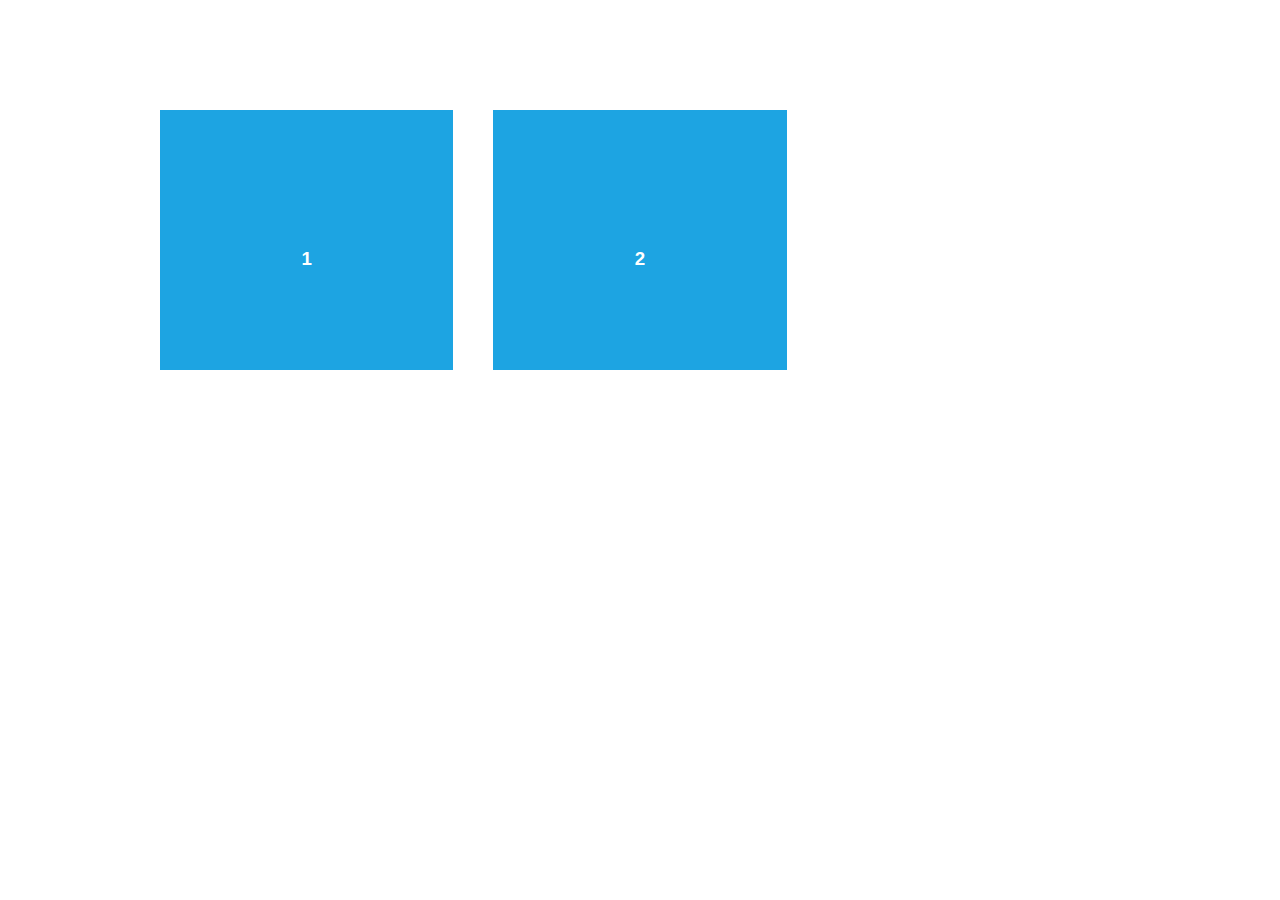
<file: aos-master/aos-master/demo/async.html>
<!DOCTYPE html>
<html>
  <head>
    <meta charset="utf-8">
    <title>AOS - Animate on scroll library</title>
    <meta name="viewport" content="width=device-width">
    <link rel="stylesheet" href="css/styles.css" />
    <link rel="stylesheet" href="../dist/aos.css" />
  </head>
  <body>
    <div id="aos-demo" class="aos-all"></div>

    <script src="../dist/aos.js"></script>
    <script>
      AOS.init({
        easing: 'ease-in-out-sine'
      });

      setInterval(addItem, 300);

      var itemsCounter = 1;
      var container = document.getElementById('aos-demo');

      function addItem () {
        if (itemsCounter > 42) return;
        var item = document.createElement('div');
        item.classList.add('aos-item');
        item.setAttribute('data-aos', 'fade-up');
        item.innerHTML = '<div class="aos-item__inner"><h3>' + itemsCounter + '</h3></div>';
        container.appendChild(item);
        itemsCounter++;
      }
    </script>
  </body>
</html>
</file>
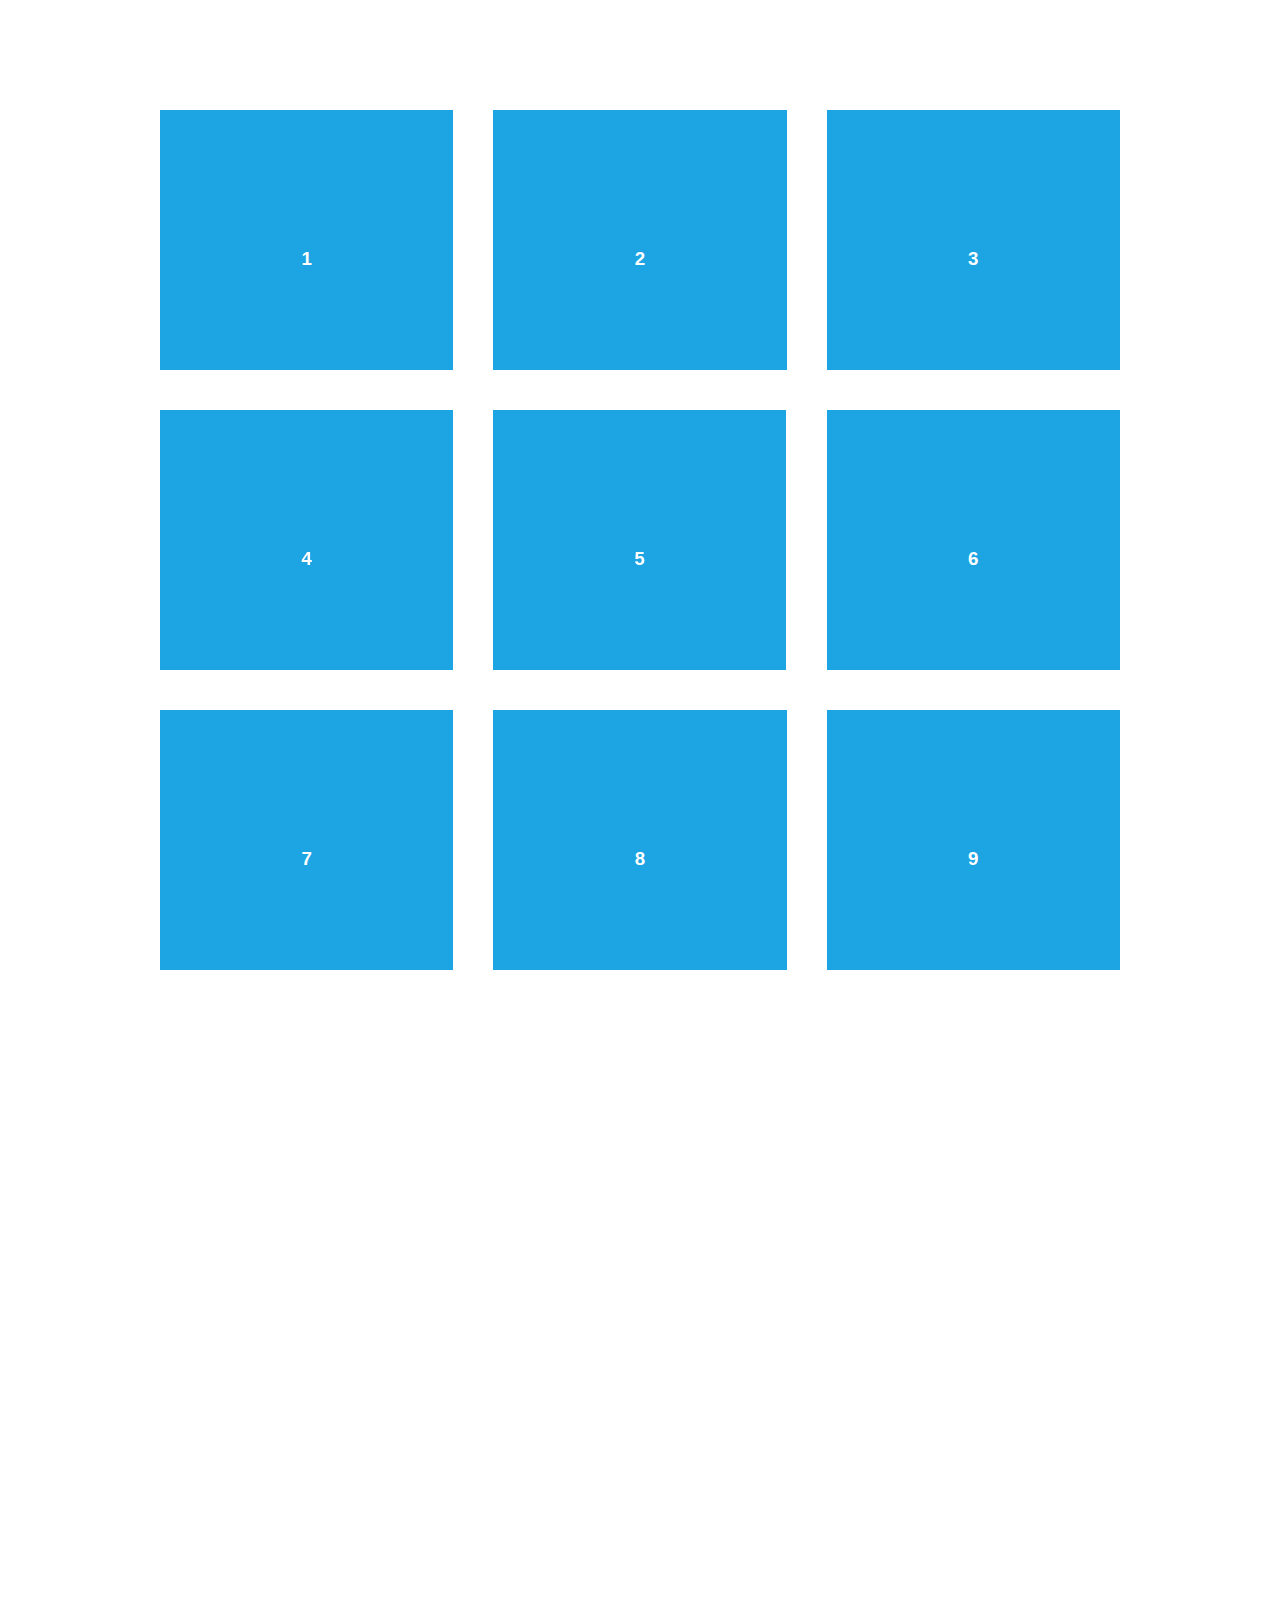
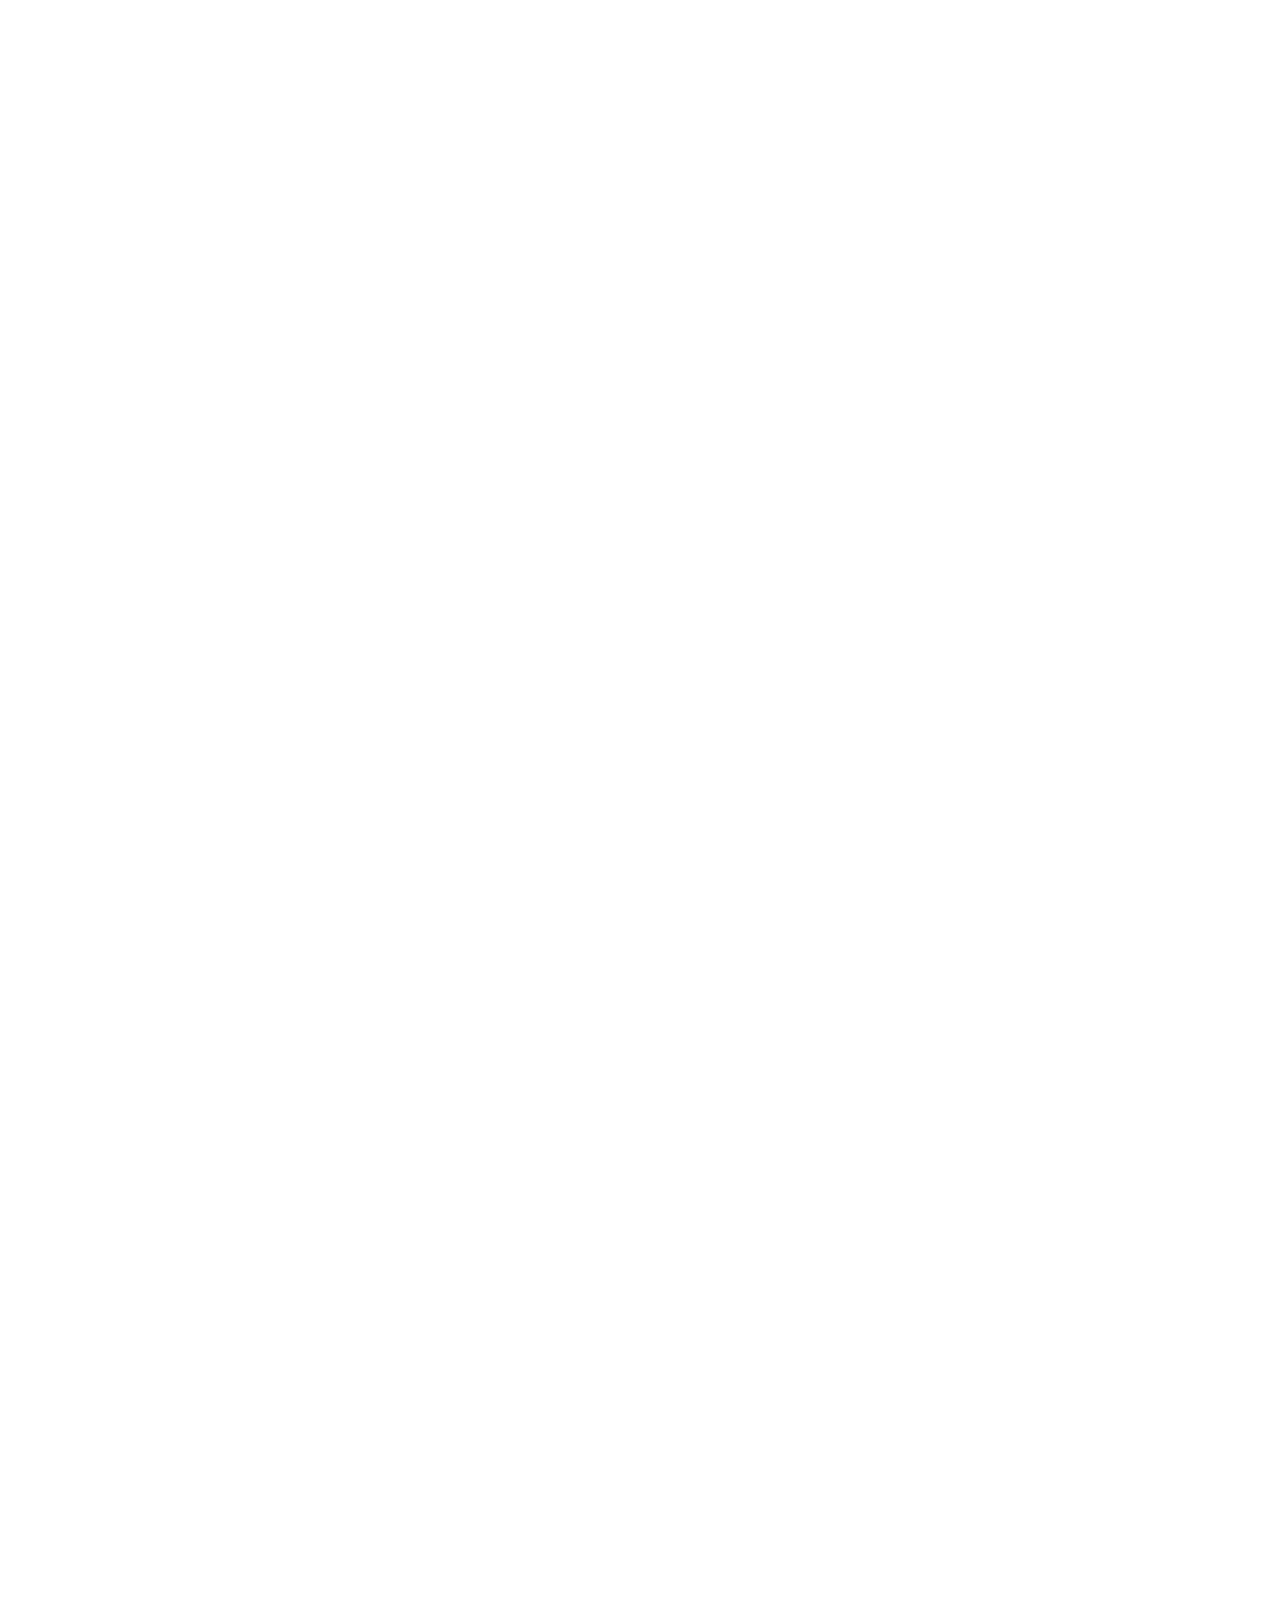
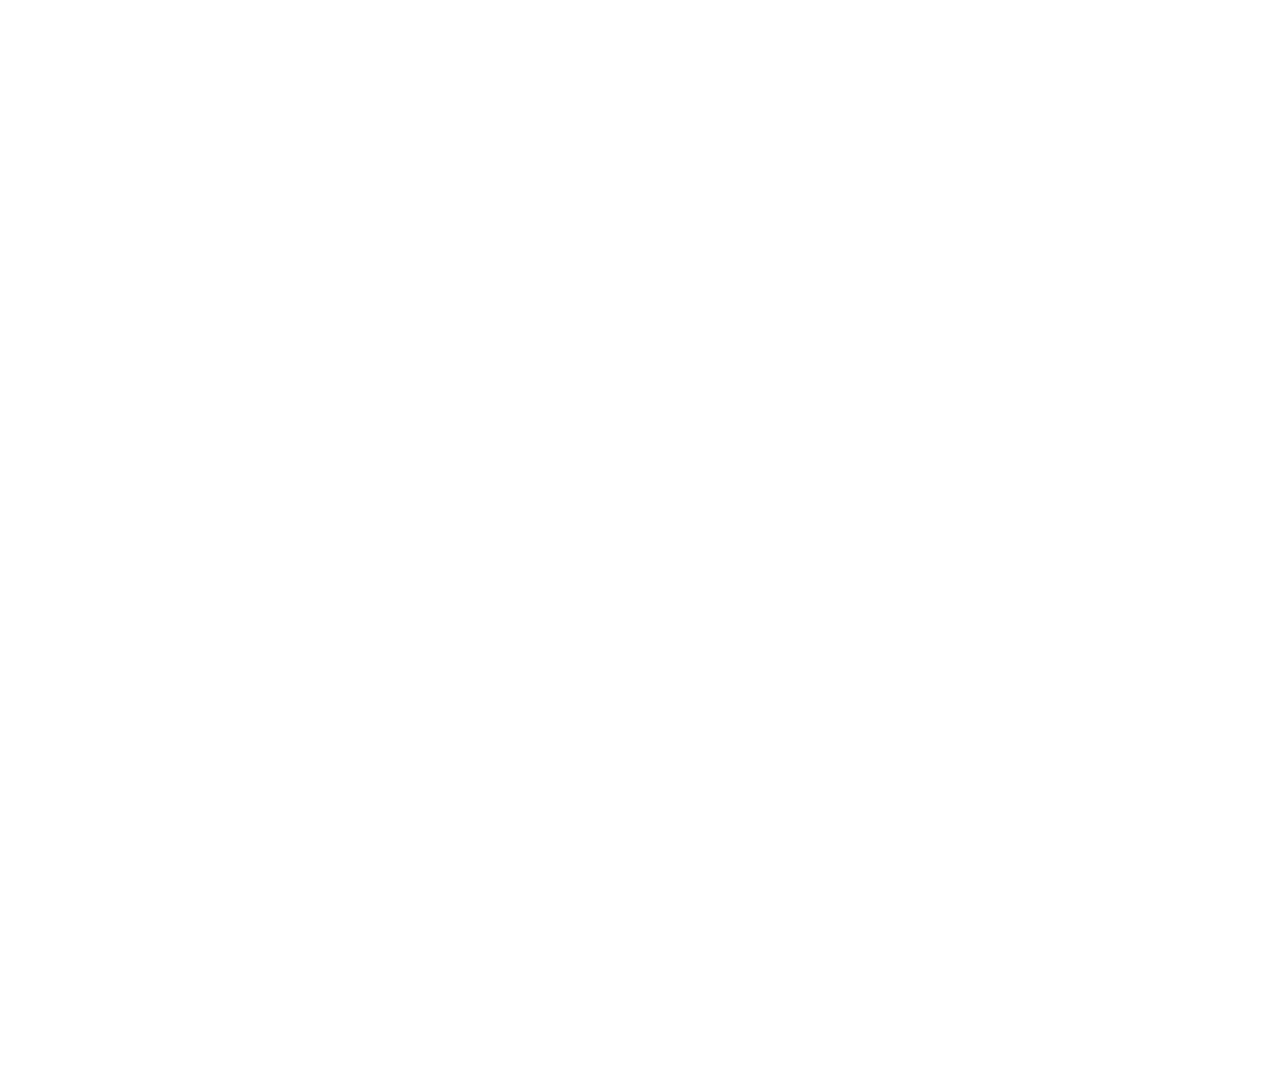
<file: aos-master/aos-master/demo/simple.html>
<!DOCTYPE html>
<html>
  <head>
    <meta charset="utf-8">
    <title>AOS - Animate on scroll library</title>
    <meta name="viewport" content="width=device-width">
    <link rel="stylesheet" href="css/styles.css" />
    <link rel="stylesheet" href="../dist/aos.css" />
    <!--[if lt IE 9]>
    <script src="//html5shiv.googlecode.com/svn/trunk/html5.js"></script>
    <![endif]-->
  </head>
  <body>
    <div id="transcroller-body" class="aos-all">
      <div class="aos-item" data-aos="fade-up">
        <div class="aos-item__inner"><h3>1</h3></div>
      </div>
      <div class="aos-item" data-aos="fade-down">
        <div class="aos-item__inner"><h3>2</h3></div>
      </div>
      <div class="aos-item" data-aos="zoom-out-down">
        <div class="aos-item__inner"><h3>3</h3></div>
      </div>
      <div class="aos-item" data-aos="flip-down">
        <div class="aos-item__inner"><h3>4</h3></div>
      </div>
      <div class="aos-item" data-aos="flip-up">
        <div class="aos-item__inner"><h3>5</h3></div>
      </div>
      <div class="aos-item" data-aos="fade-down">
        <div class="aos-item__inner"><h3>6</h3></div>
      </div>
      <div class="aos-item" data-aos="fade-in">
        <div class="aos-item__inner"><h3>7</h3></div>
      </div>
      <div class="aos-item" data-aos="fade-down">
        <div class="aos-item__inner"><h3>8</h3></div>
      </div>
      <div class="aos-item" data-aos="fade-in">
        <div class="aos-item__inner"><h3>9</h3></div>
      </div>
      <div class="aos-item" data-aos="fade-down">
        <div class="aos-item__inner"><h3>10</h3></div>
      </div>
      <div class="aos-item" data-aos="fade-up">
        <div class="aos-item__inner"><h3>11</h3></div>
      </div>
      <div class="aos-item" data-aos="fade-down">
        <div class="aos-item__inner"><h3>12</h3></div>
      </div>
      <div class="aos-item" data-aos="fade-in">
        <div class="aos-item__inner"><h3>13</h3></div>
      </div>
      <div class="aos-item" data-aos="fade-up">
        <div class="aos-item__inner"><h3>14</h3></div>
      </div>
      <div class="aos-item" data-aos="fade-in">
        <div class="aos-item__inner"><h3>15</h3></div>
      </div>
      <div class="aos-item" data-aos="fade-up">
        <div class="aos-item__inner"><h3>16</h3></div>
      </div>
      <div class="aos-item" data-aos="fade-down">
        <div class="aos-item__inner"><h3>17</h3></div>
      </div>
      <div class="aos-item" data-aos="fade-up">
        <div class="aos-item__inner"><h3>18</h3></div>
      </div>
      <div class="aos-item" data-aos="zoom-out">
        <div class="aos-item__inner"><h3>19</h3></div>
      </div>
      <div class="aos-item" data-aos="fade-up">
        <div class="aos-item__inner"><h3>20</h3></div>
      </div>
      <div class="aos-item" data-aos="zoom-out">
        <div class="aos-item__inner"><h3>21</h3></div>
      </div>
      <div class="aos-item" data-aos="fade-in">
        <div class="aos-item__inner"><h3>22</h3></div>
      </div>
      <div class="aos-item" data-aos="zoom-out-up">
        <div class="aos-item__inner"><h3>23</h3></div>
      </div>
      <div class="aos-item" data-aos="zoom-out-down">
        <div class="aos-item__inner"><h3>24</h3></div>
      </div>
      <div class="aos-item" data-aos="fade-in">
        <div class="aos-item__inner"><h3>25</h3></div>
      </div>
      <div class="aos-item" data-aos="fade-in">
        <div class="aos-item__inner"><h3>26</h3></div>
      </div>
      <div class="aos-item" data-aos="fade-in">
        <div class="aos-item__inner"><h3>27</h3></div>
      </div>
      <div class="aos-item" data-aos="fade-in">
        <div class="aos-item__inner"><h3>28</h3></div>
      </div>
      <div class="aos-item" data-aos="fade-in">
        <div class="aos-item__inner"><h3>29</h3></div>
      </div>
      <div class="aos-item" data-aos="fade-in">
        <div class="aos-item__inner"><h3>30</h3></div>
      </div>
      <div class="aos-item" data-aos="fade-in">
        <div class="aos-item__inner"><h3>31</h3></div>
      </div>
      <div class="aos-item" data-aos="fade-in">
        <div class="aos-item__inner"><h3>32</h3></div>
      </div>
      <div class="aos-item" data-aos="fade-in">
        <div class="aos-item__inner"><h3>33</h3></div>
      </div>
      <div class="aos-item" data-aos="fade-in">
        <div class="aos-item__inner"><h3>34</h3></div>
      </div>
      <div class="aos-item" data-aos="fade-in">
        <div class="aos-item__inner"><h3>35</h3></div>
      </div>
      <div class="aos-item" data-aos="fade-in">
        <div class="aos-item__inner"><h3>36</h3></div>
      </div>
      <div class="aos-item" data-aos="fade-in">
        <div class="aos-item__inner"><h3>37</h3></div>
      </div>
      <div class="aos-item" data-aos="fade-in">
        <div class="aos-item__inner"><h3>38</h3></div>
      </div>
      <div class="aos-item" data-aos="fade-in">
        <div class="aos-item__inner"><h3>39</h3></div>
      </div>
      <div class="aos-item" data-aos="fade-in">
        <div class="aos-item__inner"><h3>40</h3></div>
      </div>
      <div class="aos-item" data-aos="fade-in">
        <div class="aos-item__inner"><h3>41</h3></div>
      </div>
      <div class="aos-item" data-aos="fade-in">
        <div class="aos-item__inner"><h3>42</h3></div>
      </div>
    </div>

    <script src="../dist/aos.js"></script>
    <script>
      AOS.init({
        easing: 'ease-in-out-sine'
      });
    </script>

    <!-- <script src="//cdnjs.cloudflare.com/ajax/libs/require.js/2.1.11/require.min.js"></script>
    <script>
      requirejs.config({
          baseUrl: '../dist',
      });

      require(['aos'], function(AOS){
          AOS.init({
              easing: 'ease-in-out-sine'
          });
      });
    </script> -->
  </body>
</html>
</file>
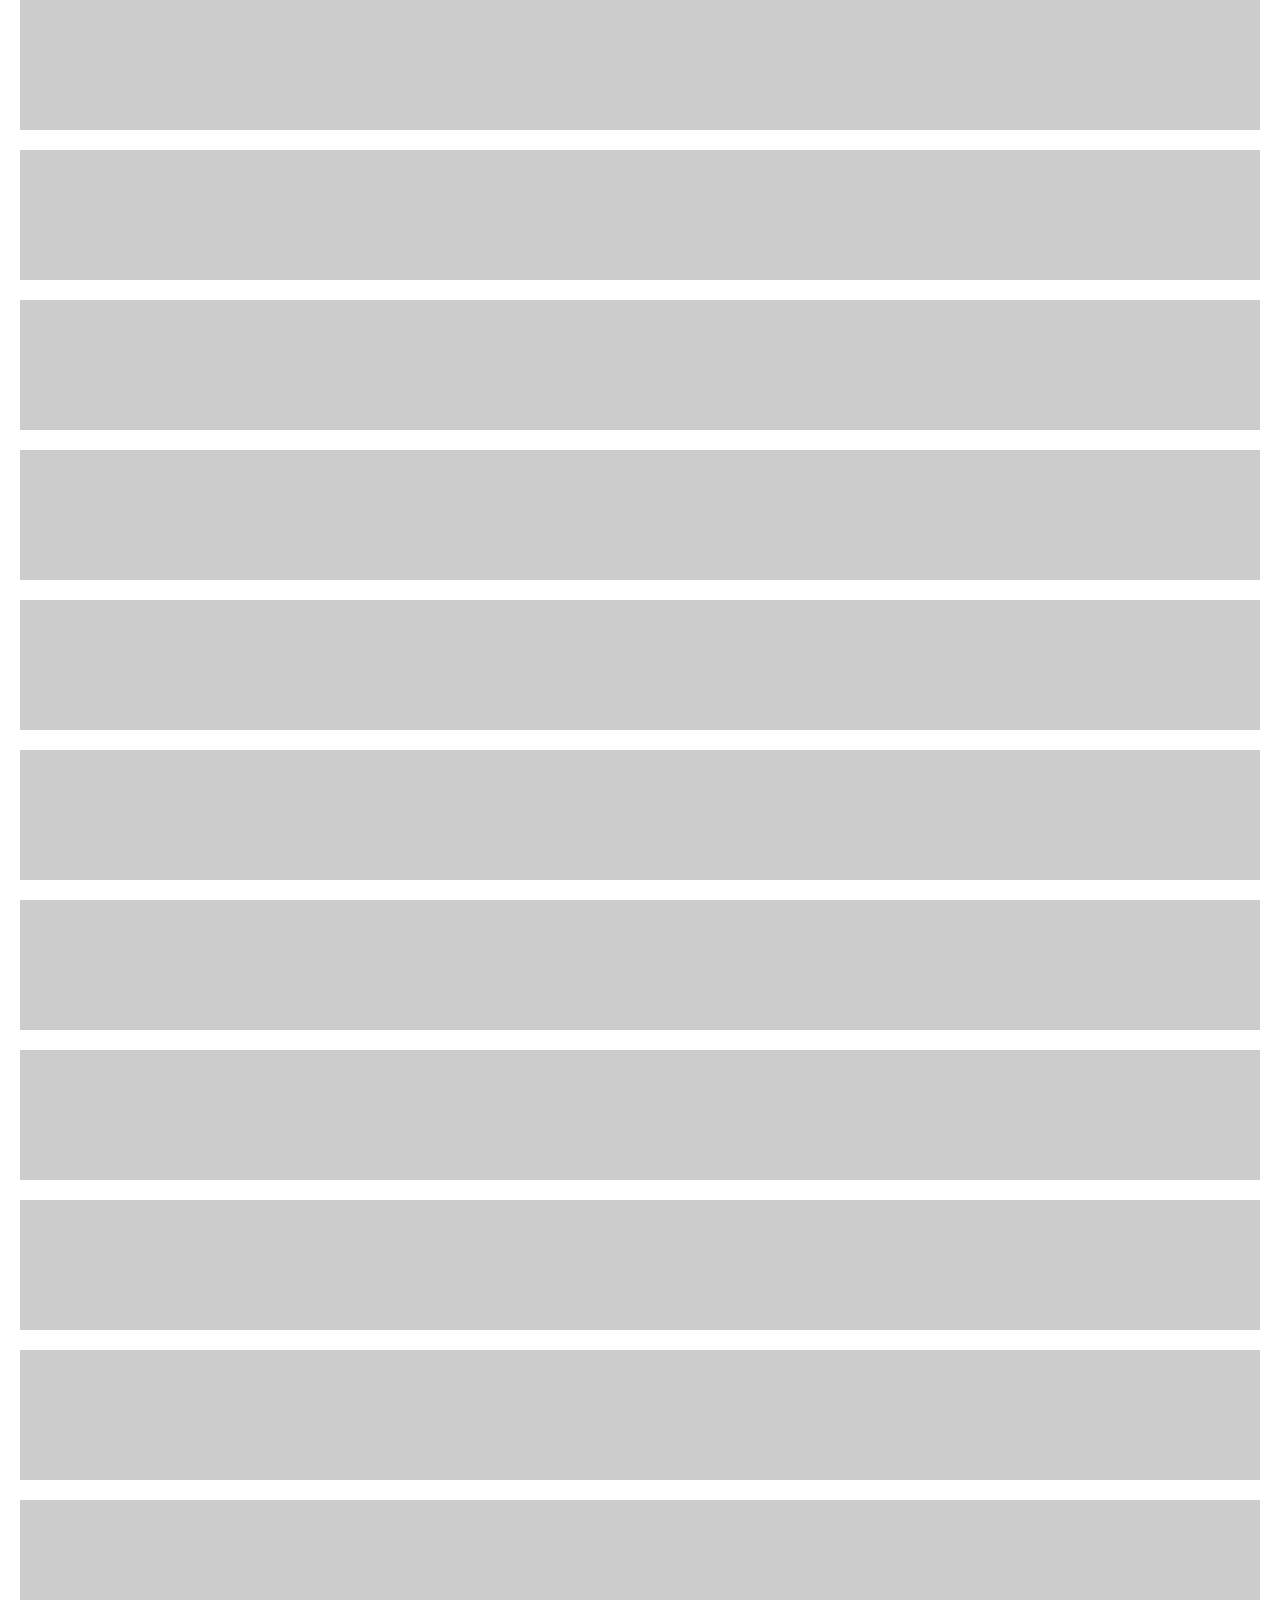
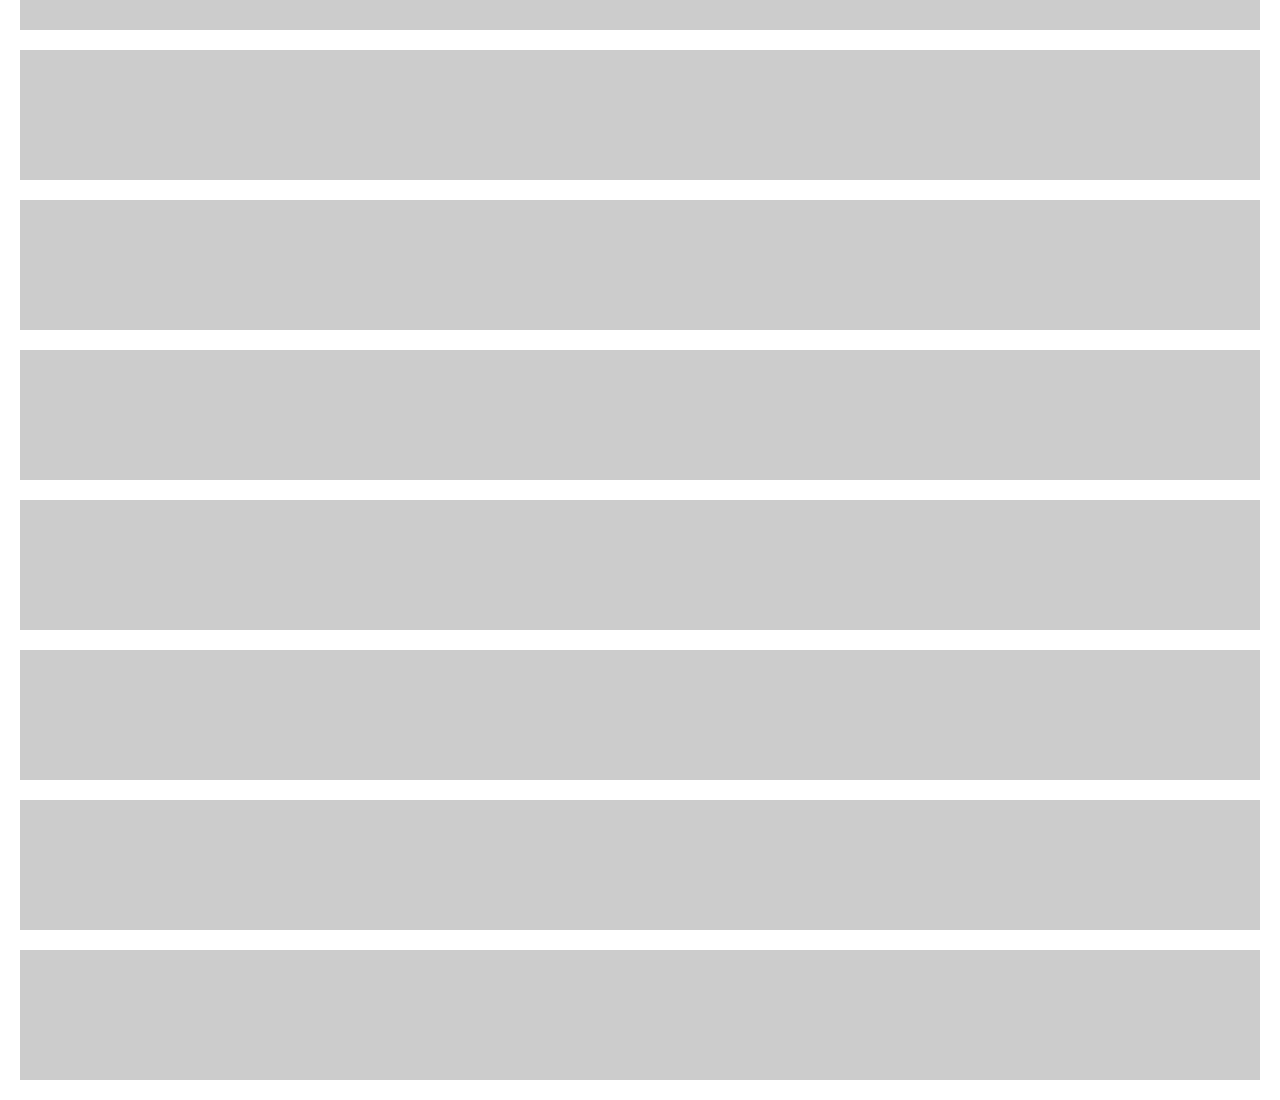
<file: aos-master/aos-master/test/fixtures/aos-offset.fixture.html>
<!DOCTYPE html>
<html>
  <head>
    <title></title>
    <style type="text/css">
      * {box-sizing: border-box;}
      body {
        margin: 0; padding: 0 20px; text-align: center;
      }
      .aos-item {
        width: 100%; height: 130px; margin: 0 0 20px 0; background: #ccc;
      }
    </style>
  </head>
  <body class="body">
    <div class="aos-item aos-item--1" data-aos-offset="50" data-aos="fade"></div>
    <div class="aos-item aos-item--2" data-aos-offset="50" data-aos="fade-up"></div>
    <div class="aos-item aos-item--3" data-aos-offset="50" data-aos="fade-down"></div>
    <div class="aos-item aos-item--4" data-aos-offset="50" data-aos="fade-left"></div>
    <div class="aos-item aos-item--5" data-aos-offset="50" data-aos="fade-right"></div>
    <div class="aos-item aos-item--6" data-aos-offset="50" data-aos="flip-up"></div>
    <div class="aos-item aos-item--7" data-aos-offset="50" data-aos="flip-down"></div>
    <div class="aos-item aos-item--8" data-aos-offset="50" data-aos="flip-left"></div>
    <div class="aos-item aos-item--9" data-aos-offset="50" data-aos="flip-right"></div>
    <div class="aos-item aos-item--10" data-aos-offset="50" data-aos="zoom-in"></div>
    <div class="aos-item aos-item--11" data-aos-offset="50" data-aos="zoom-in-up"></div>
    <div class="aos-item aos-item--12" data-aos-offset="50" data-aos="zoom-in-down"></div>
    <div class="aos-item aos-item--13" data-aos-offset="50" data-aos="zoom-in-left"></div>
    <div class="aos-item aos-item--14" data-aos-offset="50" data-aos="zoom-in-right"></div>
    <div class="aos-item aos-item--15" data-aos-offset="50" data-aos="slide-up"></div>
    <div class="aos-item aos-item--16" data-aos-offset="50" data-aos="slide-down"></div>
    <div class="aos-item aos-item--17" data-aos-offset="50" data-aos="slide-left"></div>
    <div class="aos-item aos-item--18" data-aos-offset="50" data-aos="slide-right"></div>
  </body>
</html>
</file>
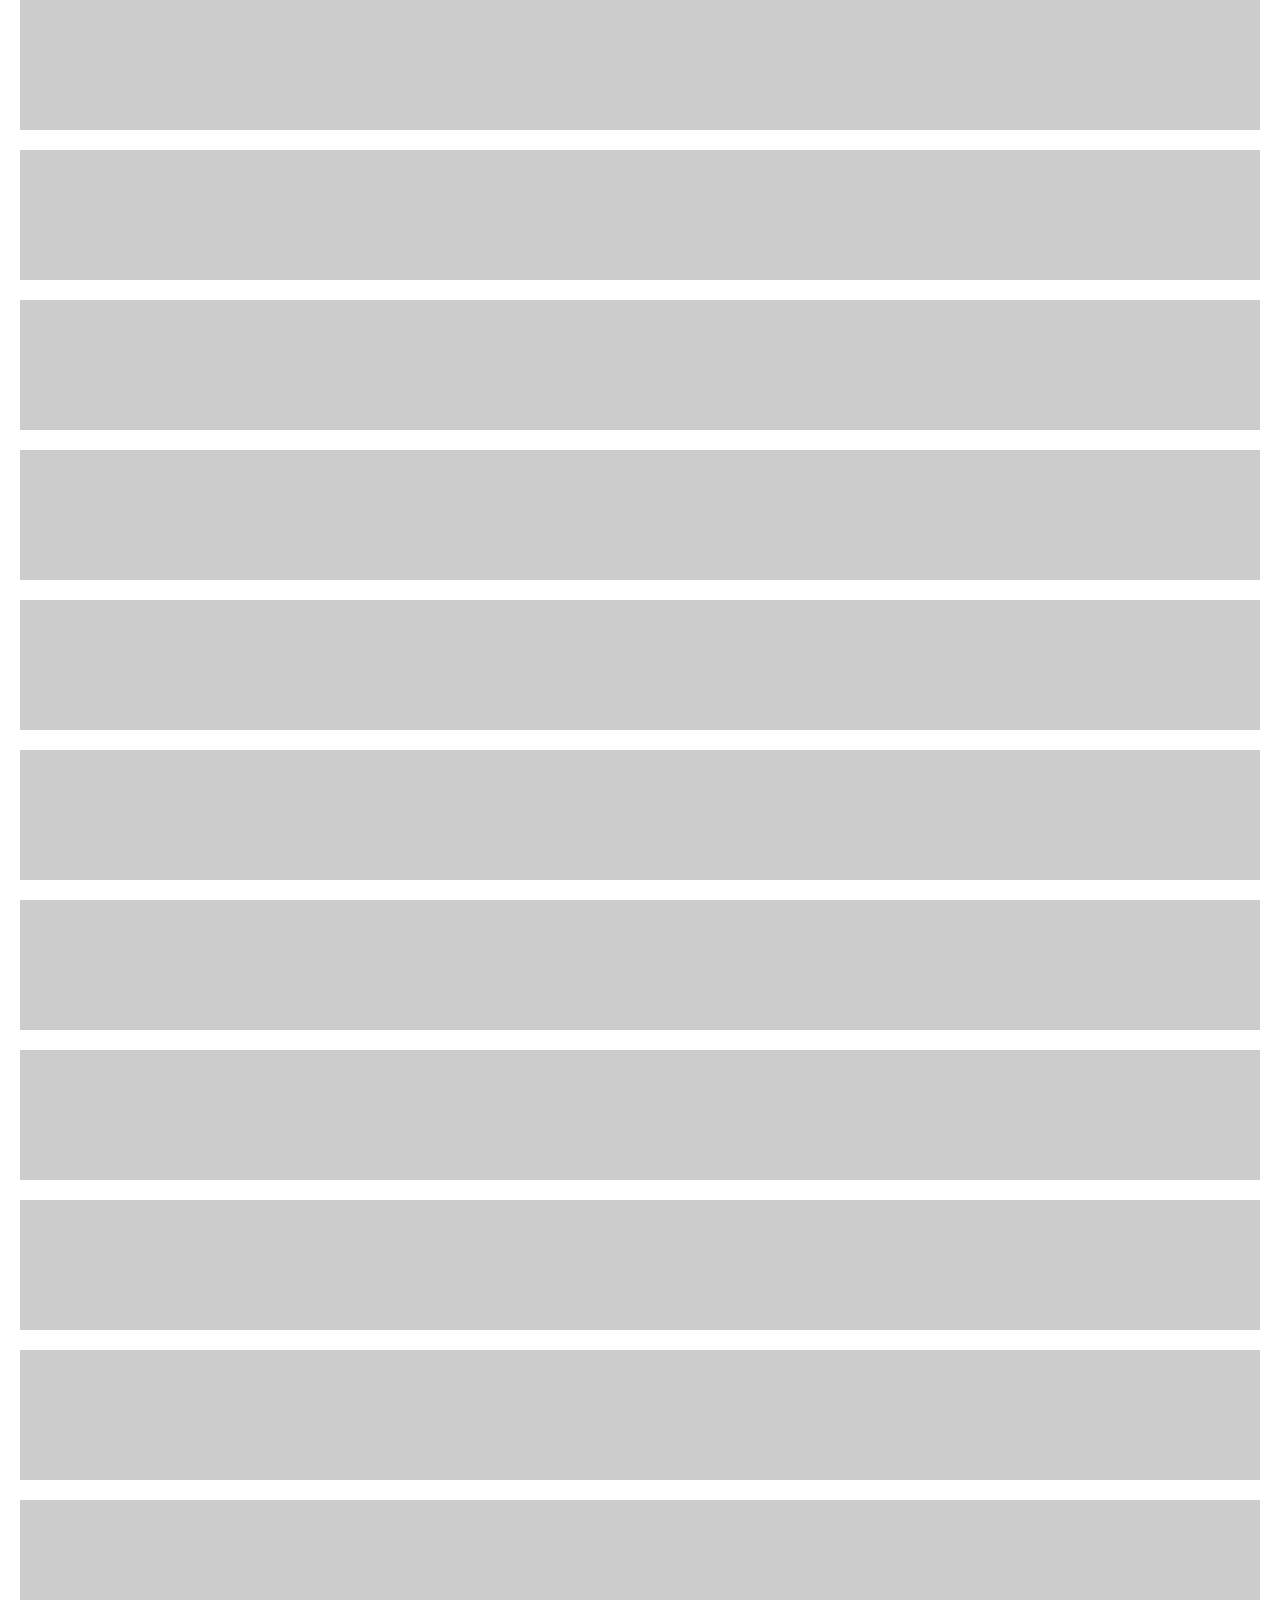
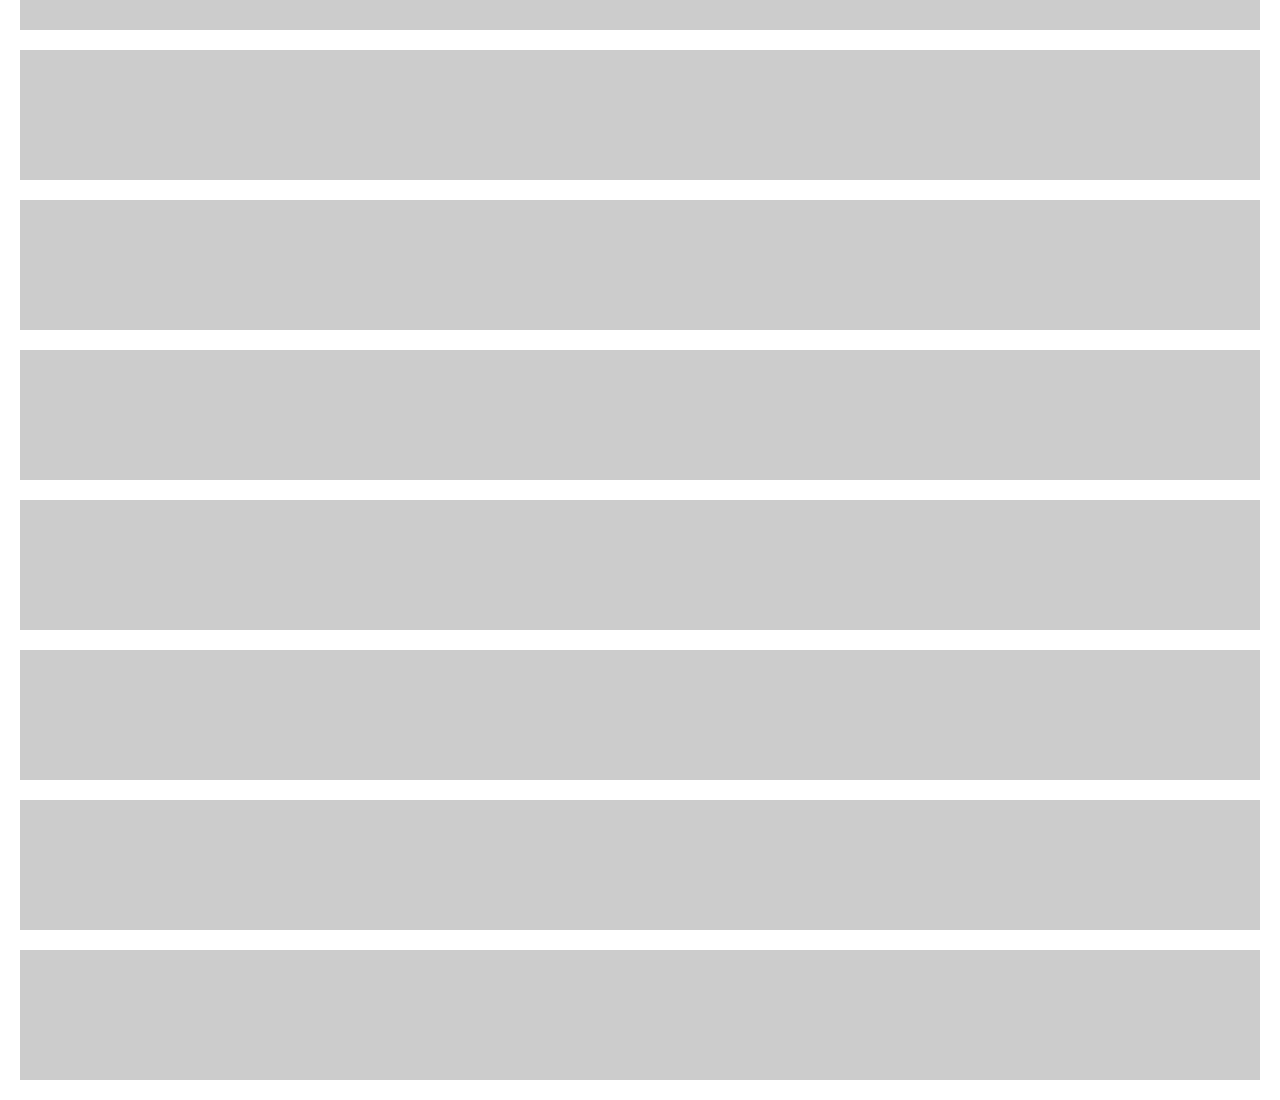
<file: aos-master/aos-master/test/fixtures/aos.fixture.html>
<!DOCTYPE html>
<html>
  <head>
    <title></title>
    <style type="text/css">
      * {box-sizing: border-box;}
      body {
        margin: 0; padding: 0 20px; text-align: center;
      }
      .aos-item {
        width: 100%; height: 130px; margin: 0 0 20px 0; background: #ccc;
      }
    </style>
  </head>
  <body class="body">
    <div class="aos-item aos-item--1" data-aos="fade"></div>
    <div class="aos-item aos-item--2" data-aos="fade-up"></div>
    <div class="aos-item aos-item--3" data-aos="fade-down"></div>
    <div class="aos-item aos-item--4" data-aos="fade-left"></div>
    <div class="aos-item aos-item--5" data-aos="fade-right"></div>
    <div class="aos-item aos-item--6" data-aos="flip-up"></div>
    <div class="aos-item aos-item--7" data-aos="flip-down"></div>
    <div class="aos-item aos-item--8" data-aos="flip-left"></div>
    <div class="aos-item aos-item--9" data-aos="flip-right"></div>
    <div class="aos-item aos-item--10" data-aos="zoom-in"></div>
    <div class="aos-item aos-item--11" data-aos="zoom-in-up"></div>
    <div class="aos-item aos-item--12" data-aos="zoom-in-down"></div>
    <div class="aos-item aos-item--13" data-aos="zoom-in-left"></div>
    <div class="aos-item aos-item--14" data-aos="zoom-in-right"></div>
    <div class="aos-item aos-item--15" data-aos="slide-up"></div>
    <div class="aos-item aos-item--16" data-aos="slide-down"></div>
    <div class="aos-item aos-item--17" data-aos="slide-left"></div>
    <div class="aos-item aos-item--18" data-aos="slide-right"></div>
  </body>
</html>
</file>
<file: css/custom.css>
@import url('https://fonts.googleapis.com/css2?family=Lato:wght@400;700&family=Montserrat&family=Poppins&display=swap');
body {
    animation: transitionIn 1s;
}
@keyframes transitionIn {
    from {
        opacity: 0;
        transform: translateY(-10px);
    }

    to {
        opacity: 1;
        transform: translateY(0);
    }
}
body{
    margin:0;
    padding:0;
    box-sizing: border-box;
    overflow-x: hidden;
    font-family: 'Lato', sans-serif;
    background-color: #1A1B18;
}

.background-image {
    opacity: 0.8 !important;
    position: relative;
    top: -10px;
    text-align:center;
    
}
.centered-text {
    color:white !important;
    position:absolute;
    top:38%;
    left:50%;
    transform: translate(-50%, -50%);
}
.centered-text h1 {
    font-size: 80px;
}
.centered-text p {
    font-size: 45px;
    text-align: center;
    overflow: hidden;
    padding: 0.5em;
}
.cursor {
    display: inline-block;
    width: 3px;
    background-color: #ccc;
    margin-left: 0.1rem;
    animation: blink 1s infinite;
}
.cursor .typing {
    animation: none;
}
@keyframes blink {
    0% {background-color: #ccc;}
    49% {background-color: #ccc;}
    50% {background-color: transparent;}
    99% {background-color: transparent;}
    100% {background-color: #ccc;}
}
.navbar-expand-lg .navbar-nav .dropdown-menu {
    position: absolute;
}
.dropdown-menu.show {
    display: block;
}
.navbar-brand {
    font-size: 25px !important;
}
#mainNav{
    position:absolute; /* Make it stick/fixed */
    width: 100%; /* Full width */
    background-color: transparent !important;
    font-size: 21px;
}
.navbar-nav .dropdown-menu {
    position: static;
}
.navbar-brand {
    font-family: 'Montserrat', sans-serif;
    text-transform: uppercase;
    margin-left: 1.5em;
}
.navbar-nav .nav-item .nav-link {
    font-size: 1.2em;
    color: white !important;
    padding-right: 2.5em;
    padding-left: 2.5em;
    font-family: Georgia, 'Times New Roman', Times, serif;
}
h1 {
    color: white !important;
    padding-top: 1.5em;
}

hr {
    color: white;
}
img {
    vertical-align: middle;
}
.btn-primary:hover {
    -ms-transform: scale(0.5); /* IE 9 */
  -webkit-transform: scale(0.5); /* Safari 3-8 */
  transform: scale(1.1); 
}
.card-image {
    text-align: center;
 
}
.card-image-index {
    text-align:center;
    transition: transform 0.2s;
}
.card-image-index:hover{
    -ms-transform: scale(0.5); /* IE 9 */
  -webkit-transform: scale(0.5); /* Safari 3-8 */
  transform: scale(1.1); 
}
.card-image-about {
    text-align: center;
}
.btn-primary {
    color: black;
    background-color: #F6FEA5 !important;
    border: black;
}
.btn-primary:hover {
    color: black;
    background-color: #0b5ed7;
    border-color: black;
}
.btn-primary:visited {
    color: black;
}
footer {
    background: #111;
    padding: 15px 23px;
    color: #fff;
    text-align: center;
    width:100%;
}
.img-fluid {
    max-width: 100%;
    height:auto;
    padding-bottom: 2em;
}
.image-fluid {
    max-width: 100%;
    padding-top: 4em;
}
.row p {
    font-size: 25px;
}
.card {
    background-color: #1A1B18;
    
}

.img-fluid {
    max-width: 100%;
    height:auto;
    vertical-align: middle;
}

hr:not([size]) {
    height: 1px;
    color: #F6FEA5;
}

.carousel {
    padding-top: 4em;
    position: relative;
}
.carousel-fade .carousel-item {
    opacity: 0;
    transition-duration: .6s;
    transition-property: opacity;
}
.card-img-overlay {
    position: absolute;
    top: 60%;
}

p {
    font-family: 'Montserrat', sans-serif;
}
</file>
<file: aos-master/aos-master/demo/css/styles.css>
body {
  font-family: Helvetica,Tahoma;
}

*,
*:before,
*:after {
  box-sizing: border-box;
}

.aos-all {
  width: 1000px;
  max-width: 98%;
  margin: 10vh auto 0 auto;
}

.aos-item {
  display: inline-block;
  float: left;
  width: 33.3333%;
  height: 300px;
  padding: 20px;
}

.aos-item__inner {
  position: relative;
  width: 100%;
  height: 100%;
  float: left;
  background: #1da4e2;
  line-height: 260px;
  text-align: center;
  color: #fff;
}

@media screen and (max-width: 800px) {
  .aos-item {
    width: 50%;
  }
}
</file>
